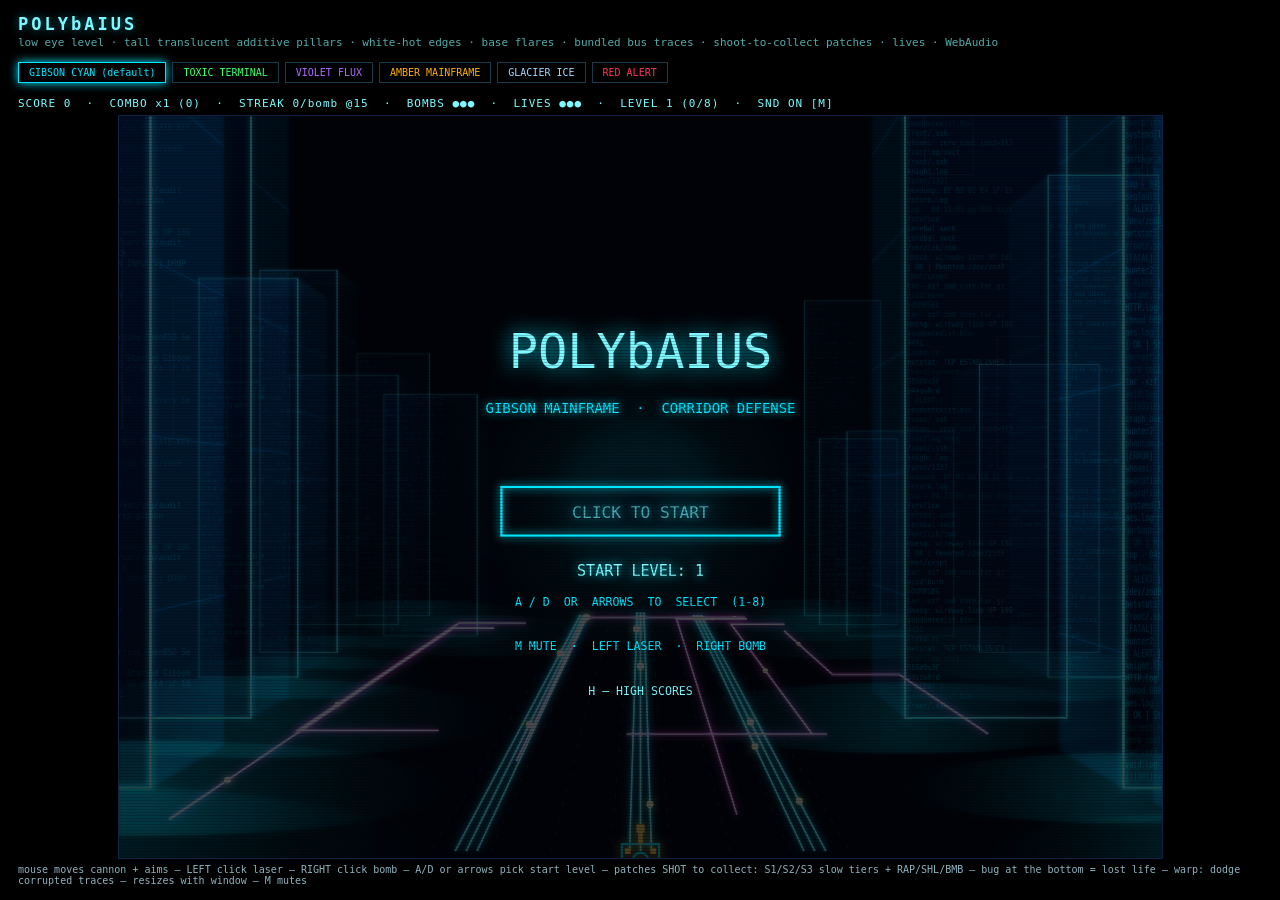
<file: src/index.html>
<!DOCTYPE html>
<html lang="en">
<head>
<meta charset="utf-8">
<title>PolybAIus</title>
<link rel="stylesheet" href="css/game.css">
</head>
<body>
<h1>POLYbAIUS</h1>
<div class="sub">low eye level · tall translucent additive pillars · white-hot edges · base flares · bundled bus traces · shoot-to-collect patches · lives · WebAudio</div>
<div id="pals"></div>
<div id="hud"></div>
<div id="wrap"><div id="board"><canvas id="cv" width="900" height="640"></canvas><div id="scan"></div></div></div>
<div class="hint">mouse moves cannon + aims — LEFT click laser — RIGHT click bomb — A/D or arrows pick start level — patches SHOT to collect: S1/S2/S3 slow tiers + RAP/SHL/BMB — bug at the bottom = lost life — warp: dodge corrupted traces — resizes with window — M mutes</div>
<!-- Native ES modules, no bundler (D7). Serve over http:// — file:// will not load modules. -->
<script type="module" src="js/main.js"></script>
</body>
</html>
</file>
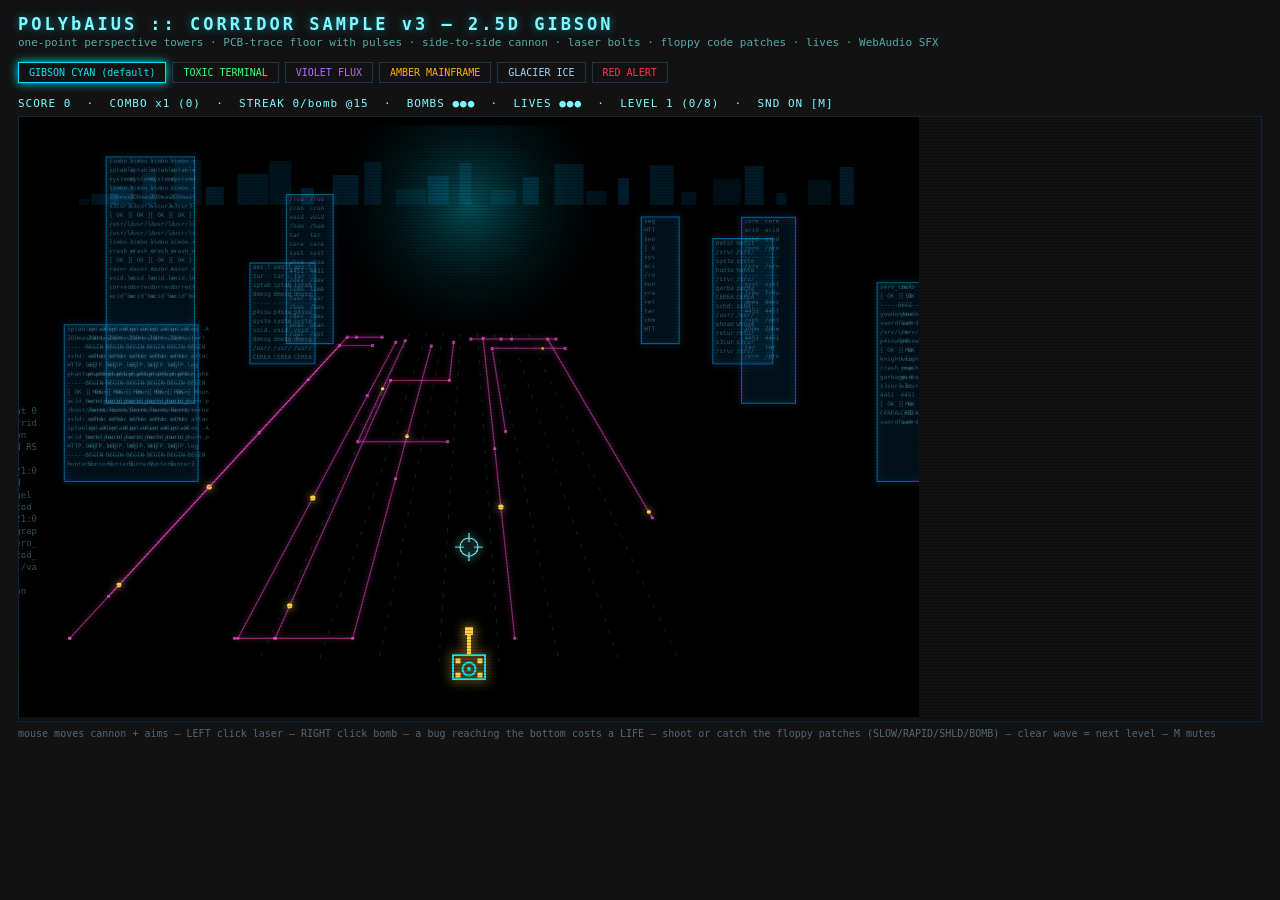
<file: samples/corridor-sample-v3.html>
<!DOCTYPE html>
<html lang="en">
<head>
<meta charset="utf-8">
<title>PolybAIus — Corridor Sample v3 (2.5D)</title>
<style>
  :root { color-scheme: dark; }
  html,body { margin:0; padding:0; background:transparent; color:#cfe; }
  body { font-family:"JetBrains Mono","Fira Code",monospace; padding:14px 18px; }
  h1 { font-size:17px; letter-spacing:3px; color:#7df9ff; text-shadow:0 0 8px #00e5ff88; margin:0 0 2px; }
  .sub { font-size:11px; color:#5aa; margin-bottom:12px; }
  .pal { display:inline-block; border:1px solid #1a3a4a; padding:4px 10px; margin:0 6px 6px 0; cursor:pointer; font-size:10px; }
  .pal.sel { border-color:currentColor; box-shadow:0 0 10px currentColor; }
  #wrap { position:relative; border:1px solid #124; cursor:none; }
  #scan { position:absolute; inset:0; pointer-events:none;
    background:repeating-linear-gradient(0deg, rgba(0,0,0,.22) 0 1px, transparent 1px 3px); }
  #hud { font-size:11px; color:#7df9ff; margin:8px 0 6px; letter-spacing:1px; white-space:pre; }
  .hint { font-size:10px; color:#567; margin-top:6px; }
</style>
</head>
<body>
<h1>POLYbAIUS :: CORRIDOR SAMPLE v3 — 2.5D GIBSON</h1>
<div class="sub">one-point perspective towers · PCB-trace floor with pulses · side-to-side cannon · laser bolts · floppy code patches · lives · WebAudio SFX</div>
<div id="pals"></div>
<div id="hud"></div>
<div id="wrap"><canvas id="cv" width="900" height="600"></canvas><div id="scan"></div></div>
<div class="hint">mouse moves cannon + aims — LEFT click laser — RIGHT click bomb — a bug reaching the bottom costs a LIFE — shoot or catch the floppy patches (SLOW/RAPID/SHLD/BOMB) — clear wave = next level — M mutes</div>

<script>
"use strict";
// ---------- palettes ----------
const PALETTES=[
 {name:"GIBSON CYAN (default)", web:"#00e5ff", text:"#7df9ff", pad:"#ffd24a", trace:"#ff4fd8",
  bug:{rootkit:"#ff3366",voltworm:"#ffe14a",tanglebug:"#ffffff",hive:"#b26bff"}},
 {name:"TOXIC TERMINAL", web:"#39ff6a", text:"#aaffc3", pad:"#ffd24a", trace:"#ff4fd8",
  bug:{rootkit:"#ff4fd8",voltworm:"#ffe14a",tanglebug:"#ffffff",hive:"#b26bff"}},
 {name:"VIOLET FLUX", web:"#b26bff", text:"#e0c2ff", pad:"#ffd24a", trace:"#39ff6a",
  bug:{rootkit:"#ff4fd8",voltworm:"#ffd24a",tanglebug:"#ffffff",hive:"#39ff6a"}},
 {name:"AMBER MAINFRAME", web:"#ffb000", text:"#ffd48a", pad:"#39ff6a", trace:"#00e5ff",
  bug:{rootkit:"#ff3366",voltworm:"#7df9ff",tanglebug:"#ffffff",hive:"#b26bff"}},
 {name:"GLACIER ICE", web:"#9fd8ff", text:"#e8f7ff", pad:"#b26bff", trace:"#ff4fd8",
  bug:{rootkit:"#ff3366",voltworm:"#ffb000",tanglebug:"#ffffff",hive:"#ff4fd8"}},
 {name:"RED ALERT", web:"#ff3355", text:"#ff9aa8", pad:"#ffd24a", trace:"#ffe14a",
  bug:{rootkit:"#b26bff",voltworm:"#ffe14a",tanglebug:"#ffffff",hive:"#39ff6a"}},
];
let PAL=PALETTES[0], hueShift=0;
const palsDiv=document.getElementById("pals");
PALETTES.forEach((p,i)=>{
  const d=document.createElement("span"); d.className="pal"+(i?"":" sel"); d.style.color=p.web;
  d.textContent=p.name;
  d.onclick=()=>{PAL=p;document.querySelectorAll(".pal").forEach(x=>x.classList.remove("sel"));d.classList.add("sel");};
  palsDiv.appendChild(d);
});

// ---------- tower text pools ----------
const DIRS=["/usr/lib/zod","/var/spool/attack","/etc/zod.d","/home/acidburn","/opt/gibson","/proc/1337","/mnt/crypt","/srv/ice","/boot/kernel","/var/log/sect","/root/.ssh","/dev/zod0"];
const FILES=["knight.log","acid_burn.pw","garbage.asm","razor.conf","cerebal.sock","phantom.phk","zero_cool.deb","crash_override.sh","theplague.key","da_vinci.tar.gz","limbo.rc","youdontexist.bin","return.log","void.log","HTTP.log","aes.log"];
const PWS=["hunter2","swordfish","Tr0ub4dor&3","correct-horse-battery","ZODmaster!","p4ssw0rd","s3cur3-1c3","4451","acid^burn","CEREAL_KILLER"];
const SYS=["systemd[1]: Started Gibson Firewall.","netstat: TCP ESTABLISHED :443","sshd: attack from 10.10.10.66","[ OK ] Mounted /dev/zod0","segfault at 0xdeadbeef ip 0x0000c0de","top - 04:21:01 up 666 days","crond: JOB 66 run every 5m","chmod 000 /var/log/audit","iptables -A INPUT -j DROP","tar -xzf zod_core.tar.gz","dmesg: wireway link UP 10Gbps","-----BEGIN RSA PRIVATE KEY-----","hexdump: BF B2 02 E4 1F 18 CF 31","whoami: zero_cool (uid=31337)","ps aux | grep gibson","[ OK ] Starting OpenBSD Secure Shell..."];
const pick=a=>a[Math.floor(Math.random()*a.length)];
function towerLines(n){const out=[];for(let i=0;i<n;i++){const r=Math.random();
  out.push(r<.2?pick(DIRS):r<.45?pick(FILES):r<.58?pick(PWS):pick(SYS));}return out;}

// ---------- canvas / 2.5D projection ----------
const cv=document.getElementById("cv"),ctx=cv.getContext("2d");
const W=cv.width,H=cv.height,CX=W/2;
const HORIZON=88, FLOOR=H-56, VPX=CX;
function persp(t){ return 1/(1+(1-t)*2.6); }                 // depth t:0(far)..1(near) → scale .28..1
function P(lat,t){ const s=persp(t);
  return { x:VPX+lat*400*s, y:HORIZON+(FLOOR-HORIZON)*s, s }; }

// ---------- color helpers ----------
function hue(hex,deg){
  const n=parseInt(hex.slice(1),16); let r=(n>>16)/255,g=((n>>8)&255)/255,b=(n&255)/255;
  const mx=Math.max(r,g,b),mn=Math.min(r,g,b),d=mx-mn; let h=0;
  if(d){ h= mx===r?((g-b)/d)%6 : mx===g?(b-r)/d+2:(r-g)/d+4; h*=60; if(h<0)h+=360; }
  h=(h+deg+360)%360; const s=mx?d/mx:0, v=mx;
  const c=v*s,x=c*(1-Math.abs((h/60)%2-1)),m=v-c;
  let R,G,B;
  if(h<60){R=c;G=x;B=0}else if(h<120){R=x;G=c;B=0}else if(h<180){R=0;G=c;B=x}
  else if(h<240){R=0;G=x;B=c}else if(h<300){R=x;G=0;B=c}else{R=c;G=0;B=x}
  const to=v=>Math.round((v+m)*255).toString(16).padStart(2,"0");
  return "#"+to(R)+to(G)+to(B);
}
function towerCol(base,alpha){ return hue(base,hueShift)+Math.round(alpha*255).toString(16).padStart(2,"0"); }

// ---------- world (regenerated per level) ----------
let towers=[], traces=[], pulses=[];
function genWorld(){
  towers=[]; traces=[]; pulses=[];
  for(const side of [-1,1]){
    const rows=[.12,.28,.5,.75,1].map(t=>{
      return { t, lat:side*(1.28+Math.random()*.75), w:.3+Math.random()*.3, h:180+Math.random()*420 };
    });
    rows.sort((a,b)=>a.t-b.t); // far first (painter)
    rows.forEach(r=>r.lines=towerLines(16));
    towers.push(...rows);
  }
  // PCB floor traces: orthogonal (lateral/depth axis) paths in world space
  for(let i=0;i<9;i++){
    const pts=[]; let lat=(Math.random()*1.6-0.8), t=.02+Math.random()*.15;
    pts.push([lat,t]);
    const bends=2+Math.floor(Math.random()*3);
    for(let b=0;b<bends;b++){
      if(Math.random()<.5){ t=Math.min(.98,t+.25+Math.random()*.45); }
      else { lat=Math.max(-1.05,Math.min(1.05,lat+(Math.random()<.5?-1:1)*(.2+Math.random()*.4))); }
      pts.push([lat,t]);
    }
    if(t<.6) pts.push([lat,.7+Math.random()*.28]);
    traces.push(pts);
    pulses.push({tr:i, u:Math.random(), sp:.15+Math.random()*.25});
  }
  hueShift=(Math.floor(Math.random()*5)-2)*14;
}
function tracePoint(tr,u){
  const pts=traces[tr].map(p=>P(p[0],p[1]));
  let total=0; const segs=[];
  for(let i=1;i<pts.length;i++){ const L=Math.hypot(pts[i].x-pts[i-1].x,pts[i].y-pts[i-1].y); segs.push(L); total+=L; }
  let d=u*total;
  for(let i=1;i<pts.length;i++){
    if(d<=segs[i-1]){ const f=d/(segs[i-1]||1);
      return {x:pts[i-1].x+(pts[i].x-pts[i-1].x)*f, y:pts[i-1].y+(pts[i].y-pts[i-1].y)*f, s:pts[i].s}; }
    d-=segs[i-1];
  }
  const l=pts[pts.length-1]; return {x:l.x,y:l.y,s:l.s};
}
genWorld();

// ---------- game state ----------
let bugs=[],shots=[],parts=[],patches=[];
let score=0,combo=0,streak=0,bombs=3,lives=3,level=1,waveKills=0,waveNeed=8,totalKills=0;
let spawnT=2.2,patchT=9,mouse={x:CX,y:H-170},flash=0,bombFx=0,nextStreak=15,cannonLat=0;
let slowT=0,rapidT=0,shield=false,gameOver=false;
const N=8, LANE_SP=.15;
const BASE={rootkit:100,voltworm:150,tanglebug:200,hive:250};
const PATCH_TYPES=[
  {id:"SLOW", col:"#39ff6a"}, {id:"RAPID", col:"#ffe14a"},
  {id:"SHLD", col:"#7df9ff"}, {id:"BOMB", col:"#ff4fd8"},
];
function mult(){ return Math.min(8,1+Math.floor(combo/4)); }
function resetChain(){ combo=0; streak=0; }
function bumpStreak(){ if(streak>=nextStreak){ bombs=Math.min(9,bombs+1); nextStreak+=15+Math.floor(nextStreak*.6); sfx.bombAward(); } }
function resetGame(){
  bugs=[];shots=[];parts=[];patches=[];
  score=0;combo=0;streak=0;bombs=3;lives=3;level=1;waveKills=0;waveNeed=8;totalKills=0;
  spawnT=2.2;patchT=9;slowT=0;rapidT=0;shield=false;gameOver=false;nextStreak=15;genWorld();
}

// ---------- WebAudio synth ----------
let AC=null,muted=false;
function audio(){ if(!AC) AC=new (window.AudioContext||window.webkitAudioContext)(); return AC; }
function beep(f0,f1,dur,type,vol){
  if(muted) return;
  try{ const a=audio(),o=a.createOscillator(),g=a.createGain();
    o.type=type||"square"; o.frequency.setValueAtTime(f0,a.currentTime);
    o.frequency.exponentialRampToValueAtTime(Math.max(1,f1),a.currentTime+dur);
    g.gain.setValueAtTime(vol||.08,a.currentTime);
    g.gain.exponentialRampToValueAtTime(.0001,a.currentTime+dur);
    o.connect(g); g.connect(a.destination); o.start(); o.stop(a.currentTime+dur);
  }catch(e){}
}
const sfx={
  laser:()=>beep(880,140,.09,"sawtooth",.05),
  hit:()=>beep(200,900,.12,"square",.07),
  bomb:()=>beep(120,40,.5,"sawtooth",.12),
  breach:()=>beep(300,60,.3,"square",.1),
  bombAward:()=>beep(500,1000,.15,"triangle",.08),
  patch:()=>{beep(600,1200,.1,"triangle",.08); setTimeout(()=>beep(900,1500,.1,"triangle",.07),90);},
};
addEventListener("keydown",e=>{ if(e.code==="KeyM") muted=!muted; });

// ---------- drawing ----------
function drawBug(x,y,s,type,t,col){
  ctx.save();ctx.translate(x,y);ctx.scale(s,s);
  ctx.strokeStyle=col;ctx.fillStyle=col;ctx.lineWidth=1.4/s;ctx.shadowColor=col;ctx.shadowBlur=9/s;
  ctx.beginPath();
  for(let i=0;i<6;i++){const side=i<3?-1:1,k=i%3,bx=(k-1)*6,by=side*3;
    ctx.moveTo(bx,by);ctx.lineTo(bx+Math.sin(t*9+i*2)*2,by+side*(4+k));
    ctx.lineTo(bx+Math.sin(t*9+i*2)*2+Math.sin(t*9+i)*3,by+side*(8+k));}
  ctx.stroke();
  if(type==="rootkit"){const f=Math.sin(t*6)*3;
    ctx.beginPath();ctx.moveTo(-9,-2+f);ctx.lineTo(0,3);ctx.lineTo(-9,8+f);
    ctx.moveTo(9,-2-f);ctx.lineTo(0,3);ctx.lineTo(9,8-f);ctx.stroke();}
  else if(type==="voltworm"){ctx.beginPath();
    for(let a=0;a<=Math.PI*2;a+=.3){const r=5+Math.sin(a*3+t*7)*2;
      a===0?ctx.moveTo(Math.cos(a)*r,Math.sin(a)*r*.8):ctx.lineTo(Math.cos(a)*r,Math.sin(a)*r*.8);}
    ctx.stroke();ctx.beginPath();ctx.arc(0,0,1.6,0,7);ctx.fill();}
  else if(type==="tanglebug"){ctx.beginPath();ctx.arc(0,0,3.2,0,7);ctx.fill();
    for(let i=0;i<7;i++){const a=i/7*Math.PI*2;ctx.beginPath();ctx.moveTo(Math.cos(a)*3,Math.sin(a)*3);
      ctx.lineTo(Math.cos(a)*(7+Math.sin(t*9+i)*2),Math.sin(a)*(7+Math.sin(t*9+i)*2));ctx.stroke();}}
  else{ctx.beginPath();ctx.moveTo(0,-7);ctx.lineTo(6,0);ctx.lineTo(0,7);ctx.lineTo(-6,0);ctx.closePath();ctx.stroke();
    ctx.beginPath();ctx.moveTo(-3,0);ctx.lineTo(0,-3);ctx.lineTo(3,0);ctx.lineTo(0,3);ctx.closePath();ctx.stroke();}
  ctx.beginPath();ctx.moveTo(-2,-4);ctx.lineTo(-4+Math.sin(t*9),-9);ctx.moveTo(2,-4);ctx.lineTo(4+Math.sin(t*9+2),-9);ctx.stroke();
  ctx.restore();
}
function drawPatch(x,y,s,type){
  const col=type.col;
  ctx.save();ctx.translate(x,y);ctx.scale(s,s);
  ctx.strokeStyle=col;ctx.fillStyle=col;ctx.lineWidth=1.6/s;
  ctx.shadowColor=col;ctx.shadowBlur=10/s;
  ctx.translate(0,Math.sin(performance.now()/300)*1.5/s);
  ctx.strokeRect(-8,-8,16,16);                        // disk body
  ctx.strokeRect(-4.5,-8,9,5);                        // shutter
  ctx.fillStyle=col; ctx.fillRect(-1,-4.5,2,2.5);     // hub
  ctx.beginPath();ctx.rect(-6,0,12,6.5);ctx.stroke(); // label area
  ctx.fillStyle=col; ctx.font="4px monospace"; ctx.textAlign="center";
  ctx.fillText(type.id,0,5.2); ctx.textAlign="left";
  ctx.restore();
}
function drawPCBCannon(x,y){
  ctx.save();ctx.translate(x,y);
  const A=PAL.pad,AC=PAL.web;
  ctx.shadowColor=A;ctx.shadowBlur=12;ctx.lineWidth=2;ctx.strokeStyle=AC;
  ctx.strokeRect(-16,-12,32,24);
  ctx.fillStyle=A;
  [[-11,-6],[-11,8],[11,-6],[11,8]].forEach(p=>ctx.fillRect(p[0]-2.5,p[1]-2.5,5,5));
  ctx.beginPath();ctx.arc(0,2,6.5,0,7);ctx.stroke();
  ctx.beginPath();ctx.arc(0,2,2,0,7);ctx.fillStyle=AC;ctx.fill();
  ctx.strokeStyle=A;ctx.lineWidth=4;
  ctx.beginPath();ctx.moveTo(0,-12);ctx.lineTo(0,-34);ctx.stroke();
  ctx.fillStyle=A;ctx.fillRect(-4,-40,8,8);
  ctx.restore();
}
function boom(x,y,col,n){ for(let i=0;i<(n||10);i++) parts.push({x,y,vx:(Math.random()-.5)*180,vy:(Math.random()-.5)*180,life:.5,col}); }

// ---------- input ----------
cv.addEventListener("mousemove",e=>{const r=cv.getBoundingClientRect();mouse.x=e.clientX-r.left;mouse.y=e.clientY-r.top;});
cv.addEventListener("mousedown",e=>{
  if(gameOver){ resetGame(); return; }
  if(e.button===0){
    const dx=mouse.x-CANNON.x,dy=mouse.y-CANNON.y,m=Math.hypot(dx,dy)||1;
    const angles= rapidT>0 ? [-.12,0,.12] : [0];
    angles.forEach(a=>{ const ca=Math.cos(a),sa=Math.sin(a);
      shots.push({x:CANNON.x,y:CANNON.y,px:CANNON.x,py:CANNON.y,
        vx:(dx*ca-dy*sa)/m*1500, vy:(dx*sa+dy*ca)/m*1500}); });
    sfx.laser();
  }
  if(e.button===2 && bombs>0){ bombs--; bombFx=1; sfx.bomb();
    bugs.forEach(b=>boom(b.x,b.y,PAL.bug[b.type],6)); bugs=[]; }
});
cv.addEventListener("contextmenu",e=>e.preventDefault());

// ---------- loop ----------
let last=performance.now();
function loop(now){
  const dt=Math.min(.05,(now-last)/1000);last=now;const t=now/1000;

  // cannon side-to-side: ease toward mouse lateral, clamp to corridor
  const targetLat=Math.max(-.85,Math.min(.85,(mouse.x-CX)/400));
  cannonLat+=(targetLat-cannonLat)*Math.min(1,dt*10);
  const CANNONP=P(cannonLat,1);
  var CANNON={x:CANNONP.x,y:CANNONP.y+6};

  // difficulty: slow start, ramps with total kills, hard-capped
  function rampSpeed(){ return (.065+Math.min(.30,totalKills*.0024))*(slowT>0?.5:1); }

  if(!gameOver){
    spawnT-=dt; if(spawnT<=0){ spawnT=Math.max(.55, 2.2-totalKills*.014);
      const lane=Math.floor(Math.random()*N);
      bugs.push({lane,t:.02,type:["rootkit","voltworm","tanglebug","hive"][Math.floor(Math.random()*(totalKills>30?4:totalKills>12?3:1))],ph:Math.random()*7,x:0,y:0}); }
    patchT-=dt; if(patchT<=0){ patchT=11+Math.random()*7;
      patches.push({lane:Math.floor(Math.random()*N),t:.02,ph:Math.random()*7,x:0,y:0,type:pick(PATCH_TYPES)}); }
    slowT=Math.max(0,slowT-dt); rapidT=Math.max(0,rapidT-dt);
  }

  // bugs descend lanes
  bugs.forEach(b=>{ b.t+=dt*rampSpeed()*(b.type==="hive"?.75:1);
    const lat=(b.lane-(N-1)/2)*LANE_SP + Math.sin(t*3+b.ph)*.05*b.t;
    const p=P(lat,b.t); b.x=p.x; b.y=p.y; b.s=p.s; b.rad=15*p.s+4;
    if(b.t>=1){ b.dead=true;
      if(shield){ shield=false; boom(b.x,b.y,PAL.text,10); }
      else { lives--; flash=1; resetChain(); sfx.breach(); boom(CANNON.x,CANNON.y-24,"#ff2244");
             if(lives<=0) gameOver=true; }
    }});
  bugs=bugs.filter(b=>!b.dead);
  // patches drift slowly toward the cannon; collect by shooting or letting them land
  patches.forEach(p=>{ p.t+=dt*.055;
    const lat=(p.lane-(N-1)/2)*LANE_SP;
    const q=P(lat,p.t); p.x=q.x; p.y=q.y; p.s=q.s; p.rad=14*q.s+4;
    if(p.t>=1){ p.dead=true; applyPatch(p.type); }});
  patches=patches.filter(p=>!p.dead);
  function applyPatch(type){
    sfx.patch();
    if(type.id==="SLOW") slowT=6;
    else if(type.id==="RAPID") rapidT=8;
    else if(type.id==="SHLD") shield=true;
    else bombs=Math.min(9,bombs+1);
  }
  // laser bolts (swept collision, also catches patches)
  shots.forEach(s=>{ s.px=s.x; s.py=s.y; s.x+=s.vx*dt; s.y+=s.vy*dt;
    const sweep=(o,rad)=>{ const dx=s.x-s.px, dy=s.y-s.py, L2=dx*dx+dy*dy||1;
      let u=((o.x-s.px)*dx+(o.y-s.py)*dy)/L2; u=Math.max(0,Math.min(1,u));
      return Math.hypot(o.x-(s.px+dx*u), o.y-(s.py+dy*u)) < rad+3; };
    const hit=bugs.find(b=>sweep(b,b.rad));
    const phit=patches.find(p=>sweep(p,p.rad));
    if(hit){ hit.dead=true; waveKills++; totalKills++; combo++; streak++; bumpStreak(); sfx.hit();
      score+=BASE[hit.type]*mult(); boom(hit.x,hit.y,PAL.bug[hit.type],12); s.dead=true; }
    if(phit){ phit.dead=true; applyPatch(phit.type); boom(phit.x,phit.y,phit.type.col,8); s.dead=true; }});
  shots=shots.filter(s=>{ if(s.dead)return false;
    if(s.x<-40||s.x>W+40||s.y<-40||s.y>H+40){ resetChain(); return false; } return true; });
  bugs=bugs.filter(b=>!b.dead);
  parts.forEach(p=>{p.x+=p.vx*dt;p.y+=p.vy*dt;p.life-=dt;}); parts=parts.filter(p=>p.life>0);
  pulses.forEach(p=>{ p.u=(p.u+dt*p.sp)%1; });
  if(!gameOver && waveKills>=waveNeed){ waveKills=0; level++; waveNeed=8+level; genWorld(); }
  flash=Math.max(0,flash-dt*3); bombFx=Math.max(0,bombFx-dt*1.5);

  // ---------- render ----------
  ctx.fillStyle="#000";ctx.fillRect(0,0,W,H);
  // vanishing glow
  const vg=ctx.createRadialGradient(VPX,HORIZON,2,VPX,HORIZON,150);
  vg.addColorStop(0,PAL.web+"55"); vg.addColorStop(1,"#0000");
  ctx.fillStyle=vg; ctx.fillRect(VPX-150,HORIZON-80,300,220);
  // far city hint: tiny silhouette slabs at horizon
  ctx.fillStyle=towerCol(PAL.web,.35);
  for(let i=0;i<26;i++){ const x=60+(i*31.7)%780, h2=6+((i*53)%40);
    ctx.globalAlpha=.25+((i*7)%10)/40; ctx.fillRect(x,HORIZON-h2,10+((i*13)%22),h2); }
  ctx.globalAlpha=1;
  // towers (far → near, both sides)
  towers.forEach(tw=>{
    const p0=P(tw.lat-tw.w/2,tw.t), p1=P(tw.lat+tw.w/2,tw.t);
    const x=p0.x, wdt=p1.x-p0.x, gy=p0.y, topY=gy-tw.h*p0.s;
    if(wdt<4) return;
    ctx.fillStyle=towerCol(PAL.web,.10); ctx.fillRect(x,topY,wdt,gy-topY);
    ctx.strokeStyle=towerCol(PAL.web,.6); ctx.lineWidth=1;
    ctx.shadowColor=towerCol(PAL.web,.9); ctx.shadowBlur=7;
    ctx.strokeRect(x,topY,wdt,gy-topY); ctx.shadowBlur=0;
    const fs=Math.max(6,Math.round(9*p0.s));
    ctx.fillStyle=towerCol(PAL.text,.7); ctx.font=fs+"px monospace";
    const cols=Math.max(1,Math.floor(wdt/(fs*3.4)));
    const maxCols=Math.floor(wdt/(fs*1.9));
    for(let c=0;c<cols;c++){
      for(let li=0;li<tw.lines.length;li++){
        const yy=topY+6+li*(fs+3); if(yy>gy-4) break;
        ctx.globalAlpha=.55;
        ctx.fillText(tw.lines[li].slice(0,maxCols),x+3+c*fs*3.4,yy);
      }
    }
    ctx.globalAlpha=1;
  });
  // PCB floor traces
  traces.forEach((tr,i)=>{
    const pts=tr.map(p=>P(p[0],p[1]));
    ctx.strokeStyle=PAL.trace; ctx.globalAlpha=.5; ctx.lineWidth=1.2;
    ctx.shadowColor=PAL.trace; ctx.shadowBlur=5;
    ctx.beginPath(); pts.forEach((p,k)=>k===0?ctx.moveTo(p.x,p.y):ctx.lineTo(p.x,p.y)); ctx.stroke();
    ctx.globalAlpha=1; ctx.shadowBlur=0;
    pts.forEach(p=>{ ctx.fillStyle=PAL.trace; ctx.globalAlpha=.7; ctx.fillRect(p.x-1.5,p.y-1.5,3,3); });
    ctx.globalAlpha=1;
    const q=tracePoint(i,pulses[i].u);
    ctx.fillStyle=PAL.pad; ctx.shadowColor=PAL.pad; ctx.shadowBlur=8;
    ctx.beginPath(); ctx.arc(q.x,q.y,2.2*q.s+.6,0,7); ctx.fill(); ctx.shadowBlur=0;
  });
  // lane guide lines (subtle)
  ctx.strokeStyle=PAL.web; ctx.lineWidth=1;
  for(let i=0;i<N;i++){ const lat=(i-(N-1)/2)*LANE_SP;
    const a=P(lat,.02), b2=P(lat,1);
    ctx.globalAlpha=.18; ctx.setLineDash([4,9]);
    ctx.beginPath(); ctx.moveTo(a.x,a.y); ctx.lineTo(b2.x,b2.y); ctx.stroke();
  }
  ctx.setLineDash([]); ctx.globalAlpha=1;
  // bugs + patches (far first)
  bugs.slice().sort((a,b)=>a.t-b.t).forEach(b=>drawBug(b.x,b.y,(.45+b.t*1.05)*b.s*1.9,b.type,t+b.ph,PAL.bug[b.type]));
  patches.slice().sort((a,b)=>a.t-b.t).forEach(p=>drawPatch(p.x,p.y,p.s*1.9,p.type));
  // laser bolts
  shots.forEach(s=>{ const g=ctx.createLinearGradient(s.x-s.vx*.03,s.y-s.vy*.03,s.x,s.y);
    g.addColorStop(0,PAL.pad+"00"); g.addColorStop(1,PAL.text);
    ctx.strokeStyle=g; ctx.shadowColor=PAL.text; ctx.shadowBlur=12; ctx.lineWidth=2.6;
    ctx.beginPath(); ctx.moveTo(s.x-s.vx*.035,s.y-s.vy*.035); ctx.lineTo(s.x,s.y); ctx.stroke();
    ctx.shadowBlur=0; });
  // particles
  parts.forEach(p=>{ctx.globalAlpha=p.life*2;ctx.fillStyle=p.col;ctx.fillRect(p.x-1.5,p.y-1.5,3,3);});
  ctx.globalAlpha=1;
  // cannon + reticle
  drawPCBCannon(CANNON.x,CANNON.y);
  ctx.strokeStyle=PAL.text;ctx.shadowColor=PAL.text;ctx.shadowBlur=8;ctx.lineWidth=1.2;
  ctx.beginPath();ctx.arc(mouse.x,mouse.y,9,0,7);ctx.stroke();
  ctx.beginPath();ctx.moveTo(mouse.x-14,mouse.y);ctx.lineTo(mouse.x-5,mouse.y);
  ctx.moveTo(mouse.x+5,mouse.y);ctx.lineTo(mouse.x+14,mouse.y);
  ctx.moveTo(mouse.x,mouse.y-14);ctx.lineTo(mouse.x,mouse.y-5);
  ctx.moveTo(mouse.x,mouse.y+5);ctx.lineTo(mouse.x,mouse.y+14);ctx.stroke();
  ctx.shadowBlur=0;
  if(bombFx>0){ctx.globalAlpha=bombFx*.35;ctx.fillStyle=PAL.pad;ctx.fillRect(0,0,W,H);ctx.globalAlpha=1;}
  if(flash>0){ctx.globalAlpha=flash*.3;ctx.fillStyle="#ff2244";ctx.fillRect(0,0,W,H);ctx.globalAlpha=1;}
  if(gameOver){ctx.fillStyle=PAL.text;ctx.font="22px monospace";
    ctx.fillText("ZOD BREACHED — click to restart",CX-190,H/2);}

  // HUD
  const fx=[slowT>0?"SLOW "+slowT.toFixed(0)+"s":null, rapidT>0?"RAPID "+rapidT.toFixed(0)+"s":null, shield?"SHIELD":""].filter(Boolean).join(" ");
  document.getElementById("hud").textContent=
    `SCORE ${score}  ·  COMBO x${mult()} (${combo})  ·  STREAK ${streak}/bomb @${nextStreak}`+
    `  ·  BOMBS ${"●".repeat(bombs)}  ·  LIVES ${"●".repeat(Math.max(0,lives))}`+
    (fx?`  ·  ${fx}`:"")+
    `  ·  LEVEL ${level} (${waveKills}/${waveNeed})  ·  ${muted?"MUTED":"SND ON [M]"}`;
  requestAnimationFrame(loop);
}
requestAnimationFrame(loop);
</script>
</body>
</html>
</file>
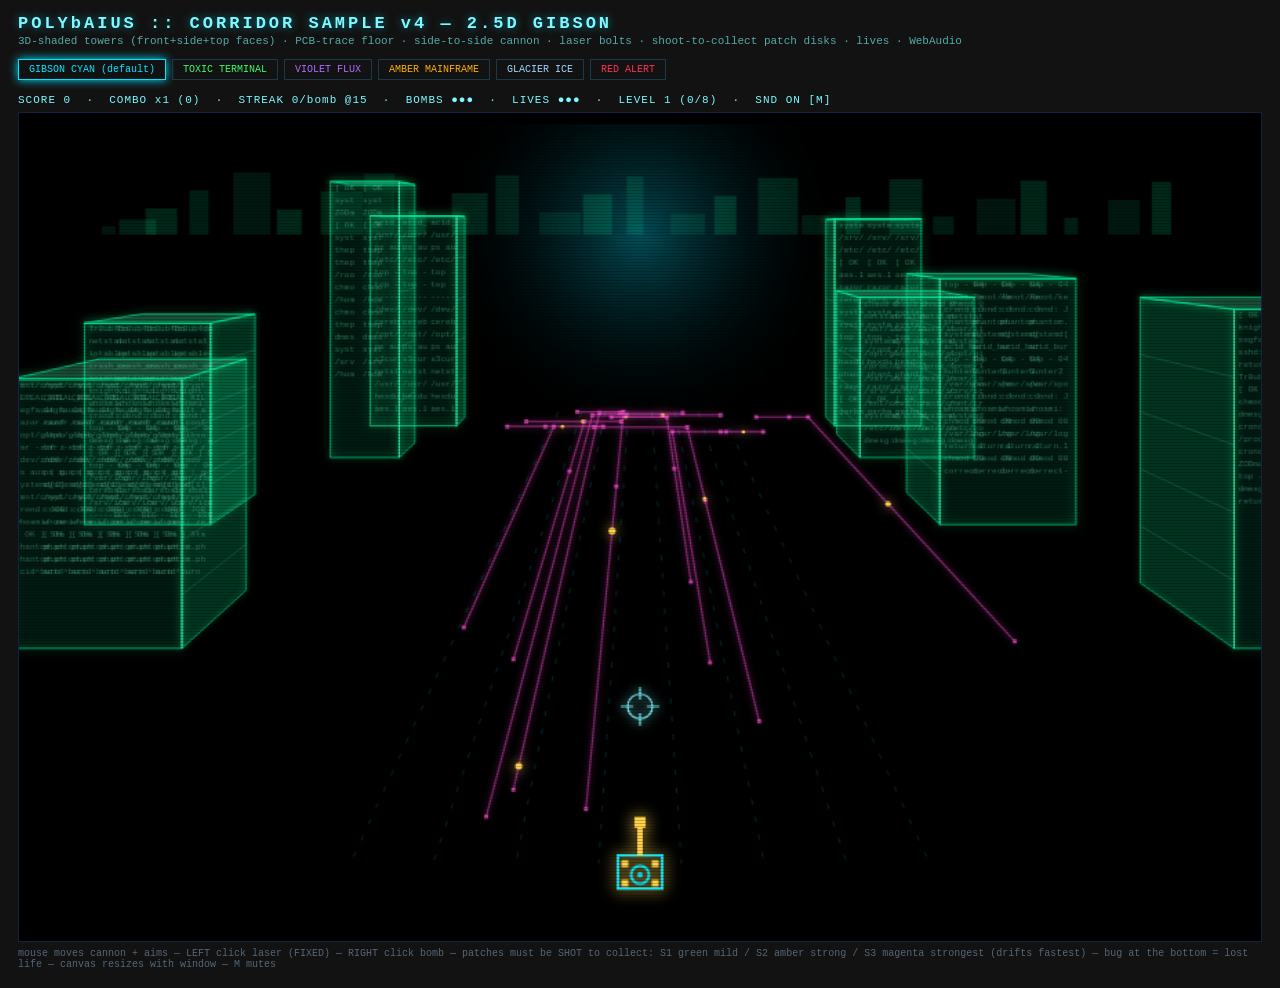
<file: samples/corridor-sample-v4.html>
<!DOCTYPE html>
<html lang="en">
<head>
<meta charset="utf-8">
<title>PolybAIus — Corridor Sample v4 (2.5D)</title>
<style>
  :root { color-scheme: dark; }
  html,body { margin:0; padding:0; background:transparent; color:#cfe; }
  body { font-family:"JetBrains Mono","Fira Code",monospace; padding:14px 18px; }
  h1 { font-size:17px; letter-spacing:3px; color:#7df9ff; text-shadow:0 0 8px #00e5ff88; margin:0 0 2px; }
  .sub { font-size:11px; color:#5aa; margin-bottom:12px; }
  .pal { display:inline-block; border:1px solid #1a3a4a; padding:4px 10px; margin:0 6px 6px 0; cursor:pointer; font-size:10px; }
  .pal.sel { border-color:currentColor; box-shadow:0 0 10px currentColor; }
  #wrap { position:relative; border:1px solid #124; cursor:none; max-width:100%; }
  #cv { display:block; width:100%; height:auto; }
  #scan { position:absolute; inset:0; pointer-events:none;
    background:repeating-linear-gradient(0deg, rgba(0,0,0,.22) 0 1px, transparent 1px 3px); }
  #hud { font-size:11px; color:#7df9ff; margin:8px 0 6px; letter-spacing:1px; white-space:pre; }
  .hint { font-size:10px; color:#567; margin-top:6px; }
</style>
</head>
<body>
<h1>POLYbAIUS :: CORRIDOR SAMPLE v4 — 2.5D GIBSON</h1>
<div class="sub">3D-shaded towers (front+side+top faces) · PCB-trace floor · side-to-side cannon · laser bolts · shoot-to-collect patch disks · lives · WebAudio</div>
<div id="pals"></div>
<div id="hud"></div>
<div id="wrap"><canvas id="cv" width="900" height="600"></canvas><div id="scan"></div></div>
<div class="hint">mouse moves cannon + aims — LEFT click laser (FIXED) — RIGHT click bomb — patches must be SHOT to collect: S1 green mild / S2 amber strong / S3 magenta strongest (drifts fastest) — bug at the bottom = lost life — canvas resizes with window — M mutes</div>

<script>
"use strict";
// ---------- palettes ----------
const PALETTES=[
 {name:"GIBSON CYAN (default)", web:"#00e5ff", text:"#7df9ff", pad:"#ffd24a", trace:"#ff4fd8",
  bug:{rootkit:"#ff3366",voltworm:"#ffe14a",tanglebug:"#ffffff",hive:"#b26bff"}},
 {name:"TOXIC TERMINAL", web:"#39ff6a", text:"#aaffc3", pad:"#ffd24a", trace:"#ff4fd8",
  bug:{rootkit:"#ff4fd8",voltworm:"#ffe14a",tanglebug:"#ffffff",hive:"#b26bff"}},
 {name:"VIOLET FLUX", web:"#b26bff", text:"#e0c2ff", pad:"#ffd24a", trace:"#39ff6a",
  bug:{rootkit:"#ff4fd8",voltworm:"#ffd24a",tanglebug:"#ffffff",hive:"#39ff6a"}},
 {name:"AMBER MAINFRAME", web:"#ffb000", text:"#ffd48a", pad:"#39ff6a", trace:"#00e5ff",
  bug:{rootkit:"#ff3366",voltworm:"#7df9ff",tanglebug:"#ffffff",hive:"#b26bff"}},
 {name:"GLACIER ICE", web:"#9fd8ff", text:"#e8f7ff", pad:"#b26bff", trace:"#ff4fd8",
  bug:{rootkit:"#ff3366",voltworm:"#ffb000",tanglebug:"#ffffff",hive:"#ff4fd8"}},
 {name:"RED ALERT", web:"#ff3355", text:"#ff9aa8", pad:"#ffd24a", trace:"#ffe14a",
  bug:{rootkit:"#b26bff",voltworm:"#ffe14a",tanglebug:"#ffffff",hive:"#39ff6a"}},
];
let PAL=PALETTES[0], hueShift=0;
const palsDiv=document.getElementById("pals");
PALETTES.forEach((p,i)=>{
  const d=document.createElement("span"); d.className="pal"+(i?"":" sel"); d.style.color=p.web;
  d.textContent=p.name;
  d.onclick=()=>{PAL=p;document.querySelectorAll(".pal").forEach(x=>x.classList.remove("sel"));d.classList.add("sel");};
  palsDiv.appendChild(d);
});

// ---------- tower text pools ----------
const DIRS=["/usr/lib/zod","/var/spool/attack","/etc/zod.d","/home/acidburn","/opt/gibson","/proc/1337","/mnt/crypt","/srv/ice","/boot/kernel","/var/log/sect","/root/.ssh","/dev/zod0"];
const FILES=["knight.log","acid_burn.pw","garbage.asm","razor.conf","cerebal.sock","phantom.phk","zero_cool.deb","crash_override.sh","theplague.key","da_vinci.tar.gz","limbo.rc","youdontexist.bin","return.log","void.log","HTTP.log","aes.log"];
const PWS=["hunter2","swordfish","Tr0ub4dor&3","correct-horse-battery","ZODmaster!","p4ssw0rd","s3cur3-1c3","4451","acid^burn","CEREAL_KILLER"];
const SYS=["systemd[1]: Started Gibson Firewall.","netstat: TCP ESTABLISHED :443","sshd: attack from 10.10.10.66","[ OK ] Mounted /dev/zod0","segfault at 0xdeadbeef ip 0x0000c0de","top - 04:21:01 up 666 days","crond: JOB 66 run every 5m","chmod 000 /var/log/audit","iptables -A INPUT -j DROP","tar -xzf zod_core.tar.gz","dmesg: wireway link UP 10Gbps","-----BEGIN RSA PRIVATE KEY-----","hexdump: BF B2 02 E4 1F 18 CF 31","whoami: zero_cool (uid=31337)","ps aux | grep gibson","[ OK ] Starting OpenBSD Secure Shell..."];
const pick=a=>a[Math.floor(Math.random()*a.length)];
function towerLines(n){const out=[];for(let i=0;i<n;i++){const r=Math.random();
  out.push(r<.2?pick(DIRS):r<.45?pick(FILES):r<.58?pick(PWS):pick(SYS));}return out;}

// ---------- canvas / 2.5D projection ----------
const cv=document.getElementById("cv"),ctx=cv.getContext("2d");
const W=cv.width,H=cv.height,CX=W/2;
const HORIZON=88, FLOOR=H-56, VPX=CX;
function persp(t){ return 1/(1+(1-t)*2.6); }
function P(lat,t){ const s=persp(t);
  return { x:VPX+lat*400*s, y:HORIZON+(FLOOR-HORIZON)*s, s }; }

// ---------- color helpers ----------
function hue(hex,deg){
  const n=parseInt(hex.slice(1),16); let r=(n>>16)/255,g=((n>>8)&255)/255,b=(n&255)/255;
  const mx=Math.max(r,g,b),mn=Math.min(r,g,b),d=mx-mn; let h=0;
  if(d){ h= mx===r?((g-b)/d)%6 : mx===g?(b-r)/d+2:(r-g)/d+4; h*=60; if(h<0)h+=360; }
  h=(h+deg+360)%360; const s=mx?d/mx:0, v=mx;
  const c=v*s,x=c*(1-Math.abs((h/60)%2-1)),m=v-c;
  let R,G,B;
  if(h<60){R=c;G=x;B=0}else if(h<120){R=x;G=c;B=0}else if(h<180){R=0;G=c;B=x}
  else if(h<240){R=0;G=x;B=c}else if(h<300){R=x;G=0;B=c}else{R=c;G=0;B=x}
  const to=v=>Math.round((v+m)*255).toString(16).padStart(2,"0");
  return "#"+to(R)+to(G)+to(B);
}
function towerCol(base,alpha){ return hue(base,hueShift)+Math.round(alpha*255).toString(16).padStart(2,"0"); }

// ---------- world (regenerated per level) ----------
let towers=[], traces=[], pulses=[];
function genWorld(){
  towers=[]; traces=[]; pulses=[];
  for(const side of [-1,1]){
    const rows=[.12,.3,.55,.8,1].map(t=>{
      return { side, t, lat:side*(1.32+Math.random()*.7), w:.32+Math.random()*.3,
               h:180+Math.random()*420, d:.07+Math.random()*.06 };
    });
    rows.forEach(r=>r.lines=towerLines(16));
    towers.push(...rows);
  }
  towers.sort((a,b)=>a.t-b.t);   // painter: far → near across BOTH sides
  for(let i=0;i<9;i++){
    const pts=[]; let lat=(Math.random()*1.6-0.8), t=.02+Math.random()*.15;
    pts.push([lat,t]);
    const bends=2+Math.floor(Math.random()*3);
    for(let b=0;b<bends;b++){
      if(Math.random()<.5){ t=Math.min(.98,t+.25+Math.random()*.45); }
      else { lat=Math.max(-1.05,Math.min(1.05,lat+(Math.random()<.5?-1:1)*(.2+Math.random()*.4))); }
      pts.push([lat,t]);
    }
    if(t<.6) pts.push([lat,.7+Math.random()*.28]);
    traces.push(pts);
    pulses.push({tr:i, u:Math.random(), sp:.15+Math.random()*.25});
  }
  hueShift=(Math.floor(Math.random()*5)-2)*14;
}
function tracePoint(tr,u){
  const pts=traces[tr].map(p=>P(p[0],p[1]));
  let total=0; const segs=[];
  for(let i=1;i<pts.length;i++){ const L=Math.hypot(pts[i].x-pts[i-1].x,pts[i].y-pts[i-1].y); segs.push(L); total+=L; }
  let d=u*total;
  for(let i=1;i<pts.length;i++){
    if(d<=segs[i-1]){ const f=d/(segs[i-1]||1);
      return {x:pts[i-1].x+(pts[i].x-pts[i-1].x)*f, y:pts[i-1].y+(pts[i].y-pts[i-1].y)*f, s:pts[i].s}; }
    d-=segs[i-1];
  }
  const l=pts[pts.length-1]; return {x:l.x,y:l.y,s:l.s};
}
genWorld();

// ---------- game state ----------
let bugs=[],shots=[],parts=[],patches=[];
let score=0,combo=0,streak=0,bombs=3,lives=3,level=1,waveKills=0,waveNeed=8,totalKills=0;
let spawnT=2.2,patchT=9,mouse={x:CX,y:H-170},flash=0,bombFx=0,nextStreak=15,cannonLat=0;
let slowT=0,slowFactor=1,rapidT=0,shield=false,gameOver=false;
let cannonScreen={x:CX,y:H-50}; // global so input handlers can use it
const N=8, LANE_SP=.15;
const BASE={rootkit:100,voltworm:150,tanglebug:200,hive:250};
const PATCH_TYPES=[
  {id:"S1", col:"#39ff6a", drift:.45, slow:.75, label:"SLOW 25%"},
  {id:"S2", col:"#ffe14a", drift:1.0, slow:.60, label:"SLOW 40%"},
  {id:"S3", col:"#ff4fd8", drift:1.9, slow:.40, label:"SLOW 60%"},
  {id:"RAP", col:"#7df9ff", drift:1.0},
  {id:"SHL", col:"#b26bff", drift:.8},
  {id:"BMB", col:"#ffffff", drift:1.2},
];
const PATCH_POOL=[PATCH_TYPES[0],PATCH_TYPES[0],PATCH_TYPES[1],PATCH_TYPES[1],PATCH_TYPES[2],PATCH_TYPES[3],PATCH_TYPES[4],PATCH_TYPES[5]];
function mult(){ return Math.min(8,1+Math.floor(combo/4)); }
function resetChain(){ combo=0; streak=0; }
function bumpStreak(){ if(streak>=nextStreak){ bombs=Math.min(9,bombs+1); nextStreak+=15+Math.floor(nextStreak*.6); sfx.bombAward(); } }
function applyPatch(type){
  sfx.patch();
  if(type.slow){ slowT=6; slowFactor=type.slow; }
  else if(type.id==="RAP") rapidT=8;
  else if(type.id==="SHL") shield=true;
  else if(type.id==="BMB") bombs=Math.min(9,bombs+1);
}
function resetGame(){
  bugs=[];shots=[];parts=[];patches=[];
  score=0;combo=0;streak=0;bombs=3;lives=3;level=1;waveKills=0;waveNeed=8;totalKills=0;
  spawnT=2.2;patchT=9;slowT=0;slowFactor=1;rapidT=0;shield=false;gameOver=false;nextStreak=15;genWorld();
}

// ---------- WebAudio synth ----------
let AC=null,muted=false;
function audio(){ if(!AC) AC=new (window.AudioContext||window.webkitAudioContext)(); return AC; }
function beep(f0,f1,dur,type,vol){
  if(muted) return;
  try{ const a=audio(),o=a.createOscillator(),g=a.createGain();
    o.type=type||"square"; o.frequency.setValueAtTime(f0,a.currentTime);
    o.frequency.exponentialRampToValueAtTime(Math.max(1,f1),a.currentTime+dur);
    g.gain.setValueAtTime(vol||.08,a.currentTime);
    g.gain.exponentialRampToValueAtTime(.0001,a.currentTime+dur);
    o.connect(g); g.connect(a.destination); o.start(); o.stop(a.currentTime+dur);
  }catch(e){}
}
const sfx={
  laser:()=>beep(880,140,.09,"sawtooth",.05),
  hit:()=>beep(200,900,.12,"square",.07),
  bomb:()=>beep(120,40,.5,"sawtooth",.12),
  breach:()=>beep(300,60,.3,"square",.1),
  bombAward:()=>beep(500,1000,.15,"triangle",.08),
  patch:()=>{beep(600,1200,.1,"triangle",.08); setTimeout(()=>beep(900,1500,.1,"triangle",.07),90);},
};
addEventListener("keydown",e=>{ if(e.code==="KeyM") muted=!muted; });

// ---------- drawing ----------
function drawBug(x,y,s,type,t,col){
  ctx.save();ctx.translate(x,y);ctx.scale(s,s);
  ctx.strokeStyle=col;ctx.fillStyle=col;ctx.lineWidth=1.4/s;ctx.shadowColor=col;ctx.shadowBlur=9/s;
  ctx.beginPath();
  for(let i=0;i<6;i++){const side=i<3?-1:1,k=i%3,bx=(k-1)*6,by=side*3;
    ctx.moveTo(bx,by);ctx.lineTo(bx+Math.sin(t*9+i*2)*2,by+side*(4+k));
    ctx.lineTo(bx+Math.sin(t*9+i*2)*2+Math.sin(t*9+i)*3,by+side*(8+k));}
  ctx.stroke();
  if(type==="rootkit"){const f=Math.sin(t*6)*3;
    ctx.beginPath();ctx.moveTo(-9,-2+f);ctx.lineTo(0,3);ctx.lineTo(-9,8+f);
    ctx.moveTo(9,-2-f);ctx.lineTo(0,3);ctx.lineTo(9,8-f);ctx.stroke();}
  else if(type==="voltworm"){ctx.beginPath();
    for(let a=0;a<=Math.PI*2;a+=.3){const r=5+Math.sin(a*3+t*7)*2;
      a===0?ctx.moveTo(Math.cos(a)*r,Math.sin(a)*r*.8):ctx.lineTo(Math.cos(a)*r,Math.sin(a)*r*.8);}
    ctx.stroke();ctx.beginPath();ctx.arc(0,0,1.6,0,7);ctx.fill();}
  else if(type==="tanglebug"){ctx.beginPath();ctx.arc(0,0,3.2,0,7);ctx.fill();
    for(let i=0;i<7;i++){const a=i/7*Math.PI*2;ctx.beginPath();ctx.moveTo(Math.cos(a)*3,Math.sin(a)*3);
      ctx.lineTo(Math.cos(a)*(7+Math.sin(t*9+i)*2),Math.sin(a)*(7+Math.sin(t*9+i)*2));ctx.stroke();}}
  else{ctx.beginPath();ctx.moveTo(0,-7);ctx.lineTo(6,0);ctx.lineTo(0,7);ctx.lineTo(-6,0);ctx.closePath();ctx.stroke();
    ctx.beginPath();ctx.moveTo(-3,0);ctx.lineTo(0,-3);ctx.lineTo(3,0);ctx.lineTo(0,3);ctx.closePath();ctx.stroke();}
  ctx.beginPath();ctx.moveTo(-2,-4);ctx.lineTo(-4+Math.sin(t*9),-9);ctx.moveTo(2,-4);ctx.lineTo(4+Math.sin(t*9+2),-9);ctx.stroke();
  ctx.restore();
}
function drawPatch(x,y,s,type){
  const col=type.col;
  ctx.save();ctx.translate(x,y);ctx.scale(s,s);
  ctx.strokeStyle=col;ctx.fillStyle=col;ctx.lineWidth=1.6/s;
  ctx.shadowColor=col;ctx.shadowBlur=10/s;
  ctx.translate(0,Math.sin(performance.now()/300)*1.5/s);
  ctx.strokeRect(-8,-8,16,16);
  ctx.strokeRect(-4.5,-8,9,5);
  ctx.fillStyle=col; ctx.fillRect(-1,-4.5,2,2.5);
  ctx.beginPath();ctx.rect(-6,0,12,6.5);ctx.stroke();
  ctx.fillStyle=col; ctx.font="4px monospace"; ctx.textAlign="center";
  ctx.fillText(type.id,0,5.2); ctx.textAlign="left";
  ctx.restore();
}
function drawPCBCannon(x,y){
  ctx.save();ctx.translate(x,y);
  const A=PAL.pad,AC=PAL.web;
  ctx.shadowColor=A;ctx.shadowBlur=12;ctx.lineWidth=2;ctx.strokeStyle=AC;
  ctx.strokeRect(-16,-12,32,24);
  ctx.fillStyle=A;
  [[-11,-6],[-11,8],[11,-6],[11,8]].forEach(p=>ctx.fillRect(p[0]-2.5,p[1]-2.5,5,5));
  ctx.beginPath();ctx.arc(0,2,6.5,0,7);ctx.stroke();
  ctx.beginPath();ctx.arc(0,2,2,0,7);ctx.fillStyle=AC;ctx.fill();
  ctx.strokeStyle=A;ctx.lineWidth=4;
  ctx.beginPath();ctx.moveTo(0,-12);ctx.lineTo(0,-34);ctx.stroke();
  ctx.fillStyle=A;ctx.fillRect(-4,-40,8,8);
  ctx.restore();
}
function boom(x,y,col,n){ for(let i=0;i<(n||10);i++) parts.push({x,y,vx:(Math.random()-.5)*180,vy:(Math.random()-.5)*180,life:.5,col}); }

// ---------- input ----------
cv.addEventListener("mousemove",e=>{
  const r=cv.getBoundingClientRect();
  mouse.x=(e.clientX-r.left)*(W/r.width);
  mouse.y=(e.clientY-r.top)*(H/r.height);
});
cv.addEventListener("mousedown",e=>{
  if(gameOver){ resetGame(); return; }
  if(e.button===0){
    const dx=mouse.x-cannonScreen.x, dy=mouse.y-(cannonScreen.y-24), m=Math.hypot(dx,dy)||1;
    const angles= rapidT>0 ? [-.12,0,.12] : [0];
    angles.forEach(a=>{ const ca=Math.cos(a),sa=Math.sin(a);
      shots.push({x:cannonScreen.x,y:cannonScreen.y-24,px:cannonScreen.x,py:cannonScreen.y-24,
        vx:(dx*ca-dy*sa)/m*1500, vy:(dx*sa+dy*ca)/m*1500}); });
    sfx.laser();
  }
  if(e.button===2 && bombs>0){ bombs--; bombFx=1; sfx.bomb();
    bugs.forEach(b=>boom(b.x,b.y,PAL.bug[b.type],6)); bugs=[]; }
});
cv.addEventListener("contextmenu",e=>e.preventDefault());

// ---------- loop ----------
let last=performance.now();
function loop(now){
  const dt=Math.min(.05,(now-last)/1000);last=now;const t=now/1000;

  // cannon side-to-side
  const targetLat=Math.max(-.85,Math.min(.85,(mouse.x-CX)/400));
  cannonLat+=(targetLat-cannonLat)*Math.min(1,dt*10);
  const CANNONP=P(cannonLat,1);
  cannonScreen.x=CANNONP.x; cannonScreen.y=CANNONP.y+6;

  function rampSpeed(){ return (.065+Math.min(.30,totalKills*.0024))*slowFactor; }

  if(!gameOver){
    spawnT-=dt; if(spawnT<=0){ spawnT=Math.max(.55, 2.2-totalKills*.014);
      const lane=Math.floor(Math.random()*N);
      bugs.push({lane,t:.02,type:["rootkit","voltworm","tanglebug","hive"][Math.floor(Math.random()*(totalKills>30?4:totalKills>12?3:1))],ph:Math.random()*7,x:0,y:0}); }
    patchT-=dt; if(patchT<=0){ patchT=11+Math.random()*7;
      patches.push({lane:Math.floor(Math.random()*N),t:.02,ph:Math.random()*7,x:0,y:0,type:pick(PATCH_POOL)}); }
    slowT=Math.max(0,slowT-dt); if(slowT===0) slowFactor=1;
    rapidT=Math.max(0,rapidT-dt);
  }

  // bugs descend lanes
  bugs.forEach(b=>{ b.t+=dt*rampSpeed()*(b.type==="hive"?.75:1);
    const lat=(b.lane-(N-1)/2)*LANE_SP + Math.sin(t*3+b.ph)*.05*b.t;
    const p=P(lat,b.t); b.x=p.x; b.y=p.y; b.s=p.s; b.rad=15*p.s+4;
    if(b.t>=1){ b.dead=true;
      if(shield){ shield=false; boom(b.x,b.y,PAL.text,10); }
      else { lives--; flash=1; resetChain(); sfx.breach(); boom(cannonScreen.x,cannonScreen.y-24,"#ff2244");
             if(lives<=0) gameOver=true; }
    }});
  bugs=bugs.filter(b=>!b.dead);
  // patches drift at tier speed; SHOT to collect — un-shot disks fizzle at the bottom
  patches.forEach(p=>{ p.t+=dt*.055*p.type.drift;
    const lat=(p.lane-(N-1)/2)*LANE_SP;
    const q=P(lat,p.t); p.x=q.x; p.y=q.y; p.s=q.s; p.rad=14*q.s+4;
    if(p.t>=1){ p.dead=true; boom(p.x,p.y,p.type.col,4); }});
  patches=patches.filter(p=>!p.dead);
  // laser bolts (swept collision on bugs and patches)
  shots.forEach(s=>{ s.px=s.x; s.py=s.y; s.x+=s.vx*dt; s.y+=s.vy*dt;
    const sweep=(o,rad)=>{ const dx=s.x-s.px, dy=s.y-s.py, L2=dx*dx+dy*dy||1;
      let u=((o.x-s.px)*dx+(o.y-s.py)*dy)/L2; u=Math.max(0,Math.min(1,u));
      return Math.hypot(o.x-(s.px+dx*u), o.y-(s.py+dy*u)) < rad+3; };
    const hit=bugs.find(b=>sweep(b,b.rad));
    const phit=patches.find(p=>sweep(p,p.rad));
    if(hit){ hit.dead=true; waveKills++; totalKills++; combo++; streak++; bumpStreak(); sfx.hit();
      score+=BASE[hit.type]*mult(); boom(hit.x,hit.y,PAL.bug[hit.type],12); s.dead=true; }
    if(phit){ phit.dead=true; applyPatch(phit.type); boom(phit.x,phit.y,phit.type.col,8); s.dead=true; }});
  shots=shots.filter(s=>{ if(s.dead)return false;
    if(s.x<-40||s.x>W+40||s.y<-40||s.y>H+40){ resetChain(); return false; } return true; });
  bugs=bugs.filter(b=>!b.dead);
  parts.forEach(p=>{p.x+=p.vx*dt;p.y+=p.vy*dt;p.life-=dt;}); parts=parts.filter(p=>p.life>0);
  pulses.forEach(p=>{ p.u=(p.u+dt*p.sp)%1; });
  if(!gameOver && waveKills>=waveNeed){ waveKills=0; level++; waveNeed=8+level; genWorld(); }
  flash=Math.max(0,flash-dt*3); bombFx=Math.max(0,bombFx-dt*1.5);

  // ---------- render ----------
  ctx.fillStyle="#000";ctx.fillRect(0,0,W,H);
  const vg=ctx.createRadialGradient(VPX,HORIZON,2,VPX,HORIZON,150);
  vg.addColorStop(0,PAL.web+"55"); vg.addColorStop(1,"#0000");
  ctx.fillStyle=vg; ctx.fillRect(VPX-150,HORIZON-80,300,220);
  ctx.fillStyle=towerCol(PAL.web,.35);
  for(let i=0;i<26;i++){ const x=60+(i*31.7)%780, h2=6+((i*53)%40);
    ctx.globalAlpha=.25+((i*7)%10)/40; ctx.fillRect(x,HORIZON-h2,10+((i*13)%22),h2); }
  ctx.globalAlpha=1;

  // towers as 3D boxes: top face + inner side face + front face
  towers.forEach(tw=>{
    const side=tw.side;
    const t2=Math.max(.06, tw.t-tw.d);                       // far depth of the box
    const nL=P(tw.lat-tw.w/2,tw.t), nR=P(tw.lat+tw.w/2,tw.t); // near face corners
    const fL=P(tw.lat-tw.w/2,t2),  fR=P(tw.lat+tw.w/2,t2);   // far face corners
    const wdt=nR.x-nL.x; if(wdt<4) return;
    const gy=nL.y, topY=gy-tw.h*nL.s;
    const gyF=fL.y, topYF=gyF-tw.h*fL.s;
    const innerNear= side===-1 ? nR : nL;                    // corridor-facing edge
    const innerFar = side===-1 ? fR : fL;
    ctx.lineWidth=1;
    // top face
    ctx.beginPath();
    ctx.moveTo(nL.x,topY); ctx.lineTo(nR.x,topY); ctx.lineTo(fR.x,topYF); ctx.lineTo(fL.x,topYF);
    ctx.closePath();
    ctx.fillStyle=towerCol(PAL.text,.22); ctx.fill();
    ctx.strokeStyle=towerCol(PAL.web,.7); ctx.shadowColor=towerCol(PAL.web,.9); ctx.shadowBlur=6; ctx.stroke(); ctx.shadowBlur=0;
    // inner side face (the one visible facing the corridor)
    ctx.beginPath();
    ctx.moveTo(innerNear.x,gy); ctx.lineTo(innerNear.x,topY);
    ctx.lineTo(innerFar.x,topYF); ctx.lineTo(innerFar.x,gyF);
    ctx.closePath();
    ctx.fillStyle=towerCol(PAL.web,.20); ctx.fill();
    ctx.strokeStyle=towerCol(PAL.web,.55); ctx.shadowColor=towerCol(PAL.web,.8); ctx.shadowBlur=5; ctx.stroke(); ctx.shadowBlur=0;
    // rack-slot lines on side face for texture
    const slots=5;
    for(let sI=1;sI<slots;sI++){ const f=sI/slots;
      ctx.globalAlpha=.4; ctx.beginPath();
      ctx.moveTo(innerNear.x, topY+(gy-topY)*f);
      ctx.lineTo(innerFar.x, topYF+(gyF-topYF)*f);
      ctx.strokeStyle=towerCol(PAL.text,.4); ctx.stroke(); ctx.globalAlpha=1; }
    // front face + text
    ctx.fillStyle=towerCol(PAL.web,.10); ctx.fillRect(nL.x,topY,wdt,gy-topY);
    ctx.strokeStyle=towerCol(PAL.web,.65); ctx.shadowColor=towerCol(PAL.web,.9); ctx.shadowBlur=7;
    ctx.strokeRect(nL.x,topY,wdt,gy-topY); ctx.shadowBlur=0;
    const fs=Math.max(6,Math.round(9*nL.s));
    ctx.fillStyle=towerCol(PAL.text,.7); ctx.font=fs+"px monospace";
    const cols=Math.max(1,Math.floor(wdt/(fs*3.4)));
    const maxCols=Math.floor(wdt/(fs*1.9));
    for(let c=0;c<cols;c++){
      for(let li=0;li<tw.lines.length;li++){
        const yy=topY+6+li*(fs+3); if(yy>gy-4) break;
        ctx.globalAlpha=.55;
        ctx.fillText(tw.lines[li].slice(0,maxCols),nL.x+3+c*fs*3.4,yy);
      }
    }
    ctx.globalAlpha=1;
    // vertical edge highlight on inner corner
    ctx.strokeStyle=towerCol(PAL.text,.5); ctx.beginPath();
    ctx.moveTo(innerNear.x,gy); ctx.lineTo(innerNear.x,topY); ctx.stroke();
  });

  // PCB floor traces
  traces.forEach((tr,i)=>{
    const pts=tr.map(p=>P(p[0],p[1]));
    ctx.strokeStyle=PAL.trace; ctx.globalAlpha=.5; ctx.lineWidth=1.2;
    ctx.shadowColor=PAL.trace; ctx.shadowBlur=5;
    ctx.beginPath(); pts.forEach((p,k)=>k===0?ctx.moveTo(p.x,p.y):ctx.lineTo(p.x,p.y)); ctx.stroke();
    ctx.globalAlpha=1; ctx.shadowBlur=0;
    pts.forEach(p=>{ ctx.fillStyle=PAL.trace; ctx.globalAlpha=.7; ctx.fillRect(p.x-1.5,p.y-1.5,3,3); });
    ctx.globalAlpha=1;
    const q=tracePoint(i,pulses[i].u);
    ctx.fillStyle=PAL.pad; ctx.shadowColor=PAL.pad; ctx.shadowBlur=8;
    ctx.beginPath(); ctx.arc(q.x,q.y,2.2*q.s+.6,0,7); ctx.fill(); ctx.shadowBlur=0;
  });
  // lane guide lines
  ctx.strokeStyle=PAL.web; ctx.lineWidth=1;
  for(let i=0;i<N;i++){ const lat=(i-(N-1)/2)*LANE_SP;
    const a=P(lat,.02), b2=P(lat,1);
    ctx.globalAlpha=.18; ctx.setLineDash([4,9]);
    ctx.beginPath(); ctx.moveTo(a.x,a.y); ctx.lineTo(b2.x,b2.y); ctx.stroke();
  }
  ctx.setLineDash([]); ctx.globalAlpha=1;
  // bugs + patches (far first)
  bugs.slice().sort((a,b)=>a.t-b.t).forEach(b=>drawBug(b.x,b.y,(.45+b.t*1.05)*b.s*1.9,b.type,t+b.ph,PAL.bug[b.type]));
  patches.slice().sort((a,b)=>a.t-b.t).forEach(p=>drawPatch(p.x,p.y,p.s*1.9,p.type));
  // laser bolts
  shots.forEach(s=>{ const g=ctx.createLinearGradient(s.x-s.vx*.03,s.y-s.vy*.03,s.x,s.y);
    g.addColorStop(0,PAL.pad+"00"); g.addColorStop(1,PAL.text);
    ctx.strokeStyle=g; ctx.shadowColor=PAL.text; ctx.shadowBlur=12; ctx.lineWidth=2.6;
    ctx.beginPath(); ctx.moveTo(s.x-s.vx*.035,s.y-s.vy*.035); ctx.lineTo(s.x,s.y); ctx.stroke();
    ctx.shadowBlur=0; });
  parts.forEach(p=>{ctx.globalAlpha=p.life*2;ctx.fillStyle=p.col;ctx.fillRect(p.x-1.5,p.y-1.5,3,3);});
  ctx.globalAlpha=1;
  drawPCBCannon(cannonScreen.x,cannonScreen.y);
  ctx.strokeStyle=PAL.text;ctx.shadowColor=PAL.text;ctx.shadowBlur=8;ctx.lineWidth=1.2;
  ctx.beginPath();ctx.arc(mouse.x,mouse.y,9,0,7);ctx.stroke();
  ctx.beginPath();ctx.moveTo(mouse.x-14,mouse.y);ctx.lineTo(mouse.x-5,mouse.y);
  ctx.moveTo(mouse.x+5,mouse.y);ctx.lineTo(mouse.x+14,mouse.y);
  ctx.moveTo(mouse.x,mouse.y-14);ctx.lineTo(mouse.x,mouse.y-5);
  ctx.moveTo(mouse.x,mouse.y+5);ctx.lineTo(mouse.x,mouse.y+14);ctx.stroke();
  ctx.shadowBlur=0;
  if(bombFx>0){ctx.globalAlpha=bombFx*.35;ctx.fillStyle=PAL.pad;ctx.fillRect(0,0,W,H);ctx.globalAlpha=1;}
  if(flash>0){ctx.globalAlpha=flash*.3;ctx.fillStyle="#ff2244";ctx.fillRect(0,0,W,H);ctx.globalAlpha=1;}
  if(gameOver){ctx.fillStyle=PAL.text;ctx.font="22px monospace";
    ctx.fillText("ZOD BREACHED — click to restart",CX-190,H/2);}

  // HUD
  const fx=[slowT>0?`SLOW ${Math.round((1-slowFactor)*100)}% ${slowT.toFixed(0)}s`:null,
            rapidT>0?"RAPID "+rapidT.toFixed(0)+"s":null, shield?"SHIELD":""].filter(Boolean).join(" ");
  document.getElementById("hud").textContent=
    `SCORE ${score}  ·  COMBO x${mult()} (${combo})  ·  STREAK ${streak}/bomb @${nextStreak}`+
    `  ·  BOMBS ${"●".repeat(bombs)}  ·  LIVES ${"●".repeat(Math.max(0,lives))}`+
    (fx?`  ·  ${fx}`:"")+
    `  ·  LEVEL ${level} (${waveKills}/${waveNeed})  ·  ${muted?"MUTED":"SND ON [M]"}`;
  requestAnimationFrame(loop);
}
requestAnimationFrame(loop);
</script>
</body>
</html>
</file>
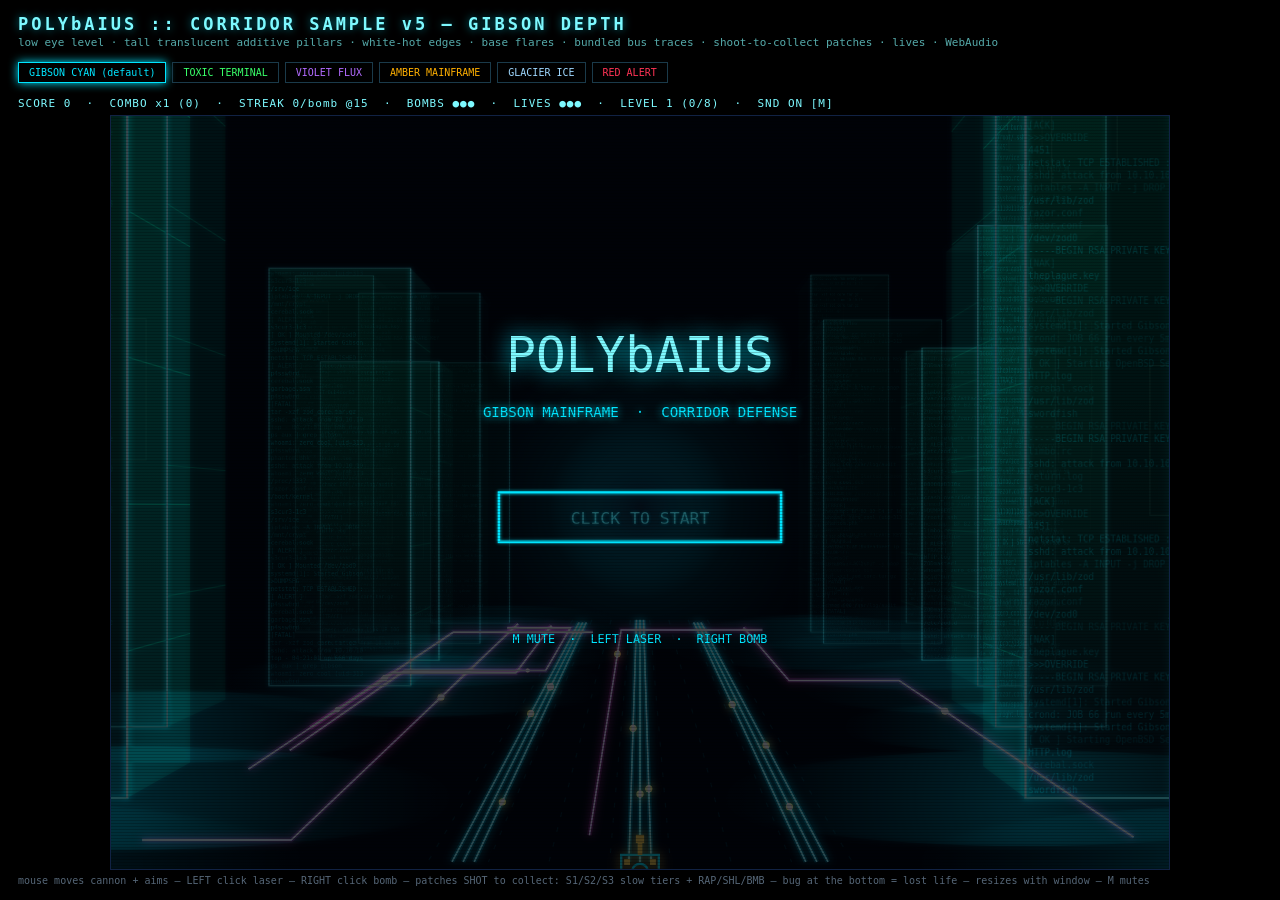
<file: samples/corridor-sample-v5.html>
<!DOCTYPE html>
<html lang="en">
<head>
<meta charset="utf-8">
<title>PolybAIus — Corridor Sample v5 (Gibson depth)</title>
<style>
  :root { color-scheme: dark; }
  html,body { margin:0; padding:0; background:#000; color:#cfe; height:100%; overflow:hidden; }
  body { font-family:"JetBrains Mono","Fira Code",monospace; padding:14px 18px; box-sizing:border-box;
    display:flex; flex-direction:column; min-height:100%; }
  h1 { font-size:17px; letter-spacing:3px; color:#7df9ff; text-shadow:0 0 8px #00e5ff88; margin:0 0 2px; flex:0 0 auto; }
  .sub { font-size:11px; color:#5aa; margin-bottom:12px; flex:0 0 auto; }
  .pal { display:inline-block; border:1px solid #1a3a4a; padding:4px 10px; margin:0 6px 6px 0; cursor:pointer; font-size:10px; }
  .pal.sel { border-color:currentColor; box-shadow:0 0 10px currentColor; }
  #pals { flex:0 0 auto; }
  #hud { font-size:11px; color:#7df9ff; margin:8px 0 6px; letter-spacing:1px; white-space:pre; flex:0 0 auto; }
  /* wrap is the letterbox stage: remaining viewport after chrome, canvas centered inside */
  #wrap { flex:1 1 auto; min-height:0; width:100%; display:flex; align-items:center; justify-content:center; }
  #board { position:relative; border:1px solid #124; cursor:none; line-height:0; flex:0 0 auto; }
  #cv { display:block; }
  #scan { position:absolute; inset:0; pointer-events:none;
    background:repeating-linear-gradient(0deg, rgba(0,0,0,.22) 0 1px, transparent 1px 3px); }
  .hint { font-size:10px; color:#567; margin-top:6px; flex:0 0 auto; }
</style>
</head>
<body>
<h1>POLYbAIUS :: CORRIDOR SAMPLE v5 — GIBSON DEPTH</h1>
<div class="sub">low eye level · tall translucent additive pillars · white-hot edges · base flares · bundled bus traces · shoot-to-collect patches · lives · WebAudio</div>
<div id="pals"></div>
<div id="hud"></div>
<div id="wrap"><div id="board"><canvas id="cv" width="900" height="640"></canvas><div id="scan"></div></div></div>
<div class="hint">mouse moves cannon + aims — LEFT click laser — RIGHT click bomb — patches SHOT to collect: S1/S2/S3 slow tiers + RAP/SHL/BMB — bug at the bottom = lost life — resizes with window — M mutes</div>

<script>
"use strict";
// ================= palettes =================
const PALETTES=[
 {name:"GIBSON CYAN (default)", web:"#00e5ff", text:"#7df9ff", pad:"#ffd24a", trace:"#ff4fd8",
  bug:{rootkit:"#ff3366",voltworm:"#ffe14a",tanglebug:"#ffffff",hive:"#b26bff"}},
 {name:"TOXIC TERMINAL", web:"#39ff6a", text:"#aaffc3", pad:"#ffd24a", trace:"#ff4fd8",
  bug:{rootkit:"#ff4fd8",voltworm:"#ffe14a",tanglebug:"#ffffff",hive:"#b26bff"}},
 {name:"VIOLET FLUX", web:"#b26bff", text:"#e0c2ff", pad:"#ffd24a", trace:"#39ff6a",
  bug:{rootkit:"#ff4fd8",voltworm:"#ffd24a",tanglebug:"#ffffff",hive:"#39ff6a"}},
 {name:"AMBER MAINFRAME", web:"#ffb000", text:"#ffd48a", pad:"#39ff6a", trace:"#00e5ff",
  bug:{rootkit:"#ff3366",voltworm:"#7df9ff",tanglebug:"#ffffff",hive:"#b26bff"}},
 {name:"GLACIER ICE", web:"#9fd8ff", text:"#e8f7ff", pad:"#b26bff", trace:"#ff4fd8",
  bug:{rootkit:"#ff3366",voltworm:"#ffb000",tanglebug:"#ffffff",hive:"#ff4fd8"}},
 {name:"RED ALERT", web:"#ff3355", text:"#ff9aa8", pad:"#ffd24a", trace:"#ffe14a",
  bug:{rootkit:"#b26bff",voltworm:"#ffe14a",tanglebug:"#ffffff",hive:"#39ff6a"}},
];
let PAL=PALETTES[0], hueShift=0;
const palsDiv=document.getElementById("pals");
PALETTES.forEach((p,i)=>{
  const d=document.createElement("span"); d.className="pal"+(i?"":" sel"); d.style.color=p.web;
  d.textContent=p.name;
  d.onclick=()=>{PAL=p;document.querySelectorAll(".pal").forEach(x=>x.classList.remove("sel"));d.classList.add("sel"); sceneryDirty=true;};
  palsDiv.appendChild(d);
});

// ================= tower text pools =================
const DIRS=["/usr/lib/zod","/var/spool/attack","/etc/zod.d","/home/acidburn","/opt/gibson","/proc/1337","/mnt/crypt","/srv/ice","/boot/kernel","/var/log/sect","/root/.ssh","/dev/zod0"];
const FILES=["knight.log","acid_burn.pw","garbage.asm","razor.conf","cerebal.sock","phantom.phk","zero_cool.deb","crash_override.sh","theplague.key","da_vinci.tar.gz","limbo.rc","youdontexist.bin","return.log","void.log","HTTP.log","aes.log"];
const PWS=["hunter2","swordfish","Tr0ub4dor&3","correct-horse-battery","ZODmaster!","p4ssw0rd","s3cur3-1c3","4451","acid^burn","CEREAL_KILLER"];
const SYS=["systemd[1]: Started Gibson Firewall.","netstat: TCP ESTABLISHED :443","sshd: attack from 10.10.10.66","[ OK ] Mounted /dev/zod0","segfault at 0xdeadbeef ip 0x0000c0de","top - 04:21:01 up 666 days","crond: JOB 66 run every 5m","chmod 000 /var/log/audit","iptables -A INPUT -j DROP","tar -xzf zod_core.tar.gz","dmesg: wireway link UP 10Gbps","-----BEGIN RSA PRIVATE KEY-----","hexdump: BF B2 02 E4 1F 18 CF 31","whoami: zero_cool (uid=31337)","ps aux | grep gibson","[ OK ] Starting OpenBSD Secure Shell..."];
const TAGS=["[ERROR]","[FATAL]",">>>OVERRIDE",">DUMPSEG","[TRACE]","[ ALERT ]","00000x0110x","11100110x01","SEG#0x3F","[ACK]","[NAK]"];
const pick=a=>a[Math.floor(Math.random()*a.length)];
function towerLines(n){const out=[];for(let i=0;i<n;i++){const r=Math.random();
  out.push(r<.16?pick(DIRS):r<.38?pick(FILES):r<.48?pick(PWS):r<.62?pick(TAGS):pick(SYS));}return out;}

// ================= canvas / projection =================
// low eye level: horizon just above mid-frame, floor at the bottom edge
// Logical game space stays 900x640; the backing store is CSS size x DPR (see fitCanvas).
const cv=document.getElementById("cv"),ctx=cv.getContext("2d");
const W=900,H=640,CX=W/2;
const HORIZON=H*.52, FLOOR=H-6, VPX=CX;
let scaleX=1, scaleY=1, sceneryDirty=true;
function persp(t){ return 1/(1+(1-t)*2.2); }        // t 0(far)..1(near) → .31..1
function P(lat,t){ const s=persp(t);
  return { x:VPX+lat*430*s, y:HORIZON+(FLOOR-HORIZON)*s, s }; }

// Letterbox 900x640 into #wrap (remaining viewport after chrome) and size the backing
// store at device pixels so large / high-DPR screens stay sharp. Cap ~2560 px wide.
function fitCanvas(){
  const wrapEl=document.getElementById("wrap");
  const availW=Math.max(50, wrapEl.clientWidth);
  const availH=Math.max(50, wrapEl.clientHeight);
  const cssScale=Math.min(availW/W, availH/H);
  const cssW=Math.max(1, Math.floor(W*cssScale));
  const cssH=Math.max(1, Math.floor(H*cssScale));
  const dpr=window.devicePixelRatio||1;
  const capDpr=Math.min(dpr, 2560/cssW);
  const bufW=Math.max(1, Math.round(cssW*capDpr));
  const bufH=Math.max(1, Math.round(cssH*capDpr));
  if(cv.width!==bufW || cv.height!==bufH){
    cv.width=bufW; cv.height=bufH;
    sceneryDirty=true; // canvas buffer reset drops GPU state; rebuild glow cache
  }
  if(cv.style.width!==cssW+"px") cv.style.width=cssW+"px";
  if(cv.style.height!==cssH+"px") cv.style.height=cssH+"px";
  scaleX=bufW/W; scaleY=bufH/H;
}
function bindResize(){
  addEventListener("resize", fitCanvas);
  if(typeof ResizeObserver!=="undefined"){
    new ResizeObserver(fitCanvas).observe(document.getElementById("wrap"));
  }
}

// ================= color helpers =================
function hue(hex,deg){
  const n=parseInt(hex.slice(1),16); let r=(n>>16)/255,g=((n>>8)&255)/255,b=(n&255)/255;
  const mx=Math.max(r,g,b),mn=Math.min(r,g,b),d=mx-mn; let h=0;
  if(d){ h= mx===r?((g-b)/d)%6 : mx===g?(b-r)/d+2:(r-g)/d+4; h*=60; if(h<0)h+=360; }
  h=(h+deg+360)%360; const s=mx?d/mx:0, v=mx;
  const c=v*s,x=c*(1-Math.abs((h/60)%2-1)),m=v-c;
  let R,G,B;
  if(h<60){R=c;G=x;B=0}else if(h<120){R=x;G=c;B=0}else if(h<180){R=0;G=c;B=x}
  else if(h<240){R=0;G=x;B=c}else if(h<300){R=x;G=0;B=c}else{R=c;G=0;B=x}
  const to=v=>Math.round((v+m)*255).toString(16).padStart(2,"0");
  return "#"+to(R)+to(G)+to(B);
}
function towerCol(base,alpha){ return hue(base,hueShift)+Math.round(alpha*255).toString(16).padStart(2,"0"); }

// ================= world =================
// each tower: 3D box w/ front face (text texture), corridor-facing side face, top edge flare
let towers=[], traces=[], pulses=[];
function makeTextTex(tw){
  const c=document.createElement("canvas"); c.width=240; c.height=Math.min(1000,tw.h);
  const g=c.getContext("2d"); g.font="10px monospace"; g.fillStyle=PAL.web;
  for(let i=0;i<Math.floor(c.height/13);i++){
    g.globalAlpha=.35+Math.random()*.5;
    g.fillText(tw.lines[i%tw.lines.length].slice(0,26),3,12+i*13);
  }
  tw.tex=c;
}
function bakeTrace(tr){
  // Pre-project static trace geometry once per world so the hot loop does not remap P() per pulse.
  const pts=tr.pts.map(p=>P(p[0],p[1]));
  tr.screen=pts;
  const segs=[]; let total=0;
  for(let i=1;i<pts.length;i++){ const L=Math.hypot(pts[i].x-pts[i-1].x,pts[i].y-pts[i-1].y); segs.push(L); total+=L; }
  tr.segLen=segs; tr.totalLen=total;
}
function genWorld(){
  towers=[]; traces=[]; pulses=[];
  const depths=[.06,.16,.27,.4,.55,.72,.9,1];
  for(const side of [-1,1]){
    depths.forEach((t,i)=>{
      const tw={ side, t,
        lat:side*(1.02+Math.random()*.85),   // corridor edge ~1.0 → outward
        w:.34+Math.random()*.3,
        h: (i>=depths.length-3? 820+Math.random()*420 : 420+Math.random()*460),
        d:.06+Math.random()*.05 };
      tw.lines=towerLines(30);
      makeTextTex(tw);
      towers.push(tw);
    });
  }
  towers.sort((a,b)=>a.t-b.t);
  // bundled bus traces: straight central bundles + orthogonal side runs
  function bundle(lat,t0,t1,n){ const arr=[]; for(let k=0;k<n;k++) arr.push([lat+(k-(n-1)/2)*.022,t0,t1]); return arr; }
  traces=[];
  bundle(0,.02,1,3).forEach(b=>traces.push({pts:[[b[0],b[1]],[b[0],b[2]]],bus:true}));
  bundle(-.35,.05,1,3).forEach(b=>traces.push({pts:[[b[0],b[1]],[b[0],b[2]]],bus:true}));
  bundle(.35,.05,1,3).forEach(b=>traces.push({pts:[[b[0],b[1]],[b[0],b[2]]],bus:true}));
  for(let i=0;i<6;i++){ // orthogonal side runs with bends
    const pts=[]; let lat=(Math.random()<.5?-1:1)*(.5+Math.random()*.4), t=.03+Math.random()*.2;
    pts.push([lat,t]);
    const bends=2+Math.floor(Math.random()*3);
    for(let b=0;b<bends;b++){
      if(Math.random()<.55){ t=Math.min(.97,t+.28+Math.random()*.45); }
      else { lat=Math.max(-1.05,Math.min(1.05,lat+(Math.random()<.5?-1:1)*(.22+Math.random()*.4))); }
      pts.push([lat,t]);
    }
    if(t<.6) pts.push([lat,.72+Math.random()*.25]);
    traces.push({pts});
  }
  traces.forEach(bakeTrace);
  pulses=traces.map((_,i)=>({tr:i,u:Math.random(),sp:.12+Math.random()*.2}));
  hueShift=(Math.floor(Math.random()*5)-2)*14;
  sceneryDirty=true;
}
function tracePoint(tr,u){
  const pts=traces[tr].screen, segs=traces[tr].segLen, total=traces[tr].totalLen;
  let d=u*total;
  for(let i=1;i<pts.length;i++){
    if(d<=segs[i-1]){ const f=d/(segs[i-1]||1);
      return {x:pts[i-1].x+(pts[i].x-pts[i-1].x)*f, y:pts[i-1].y+(pts[i].y-pts[i-1].y)*f, s:pts[i].s}; }
    d-=segs[i-1];
  }
  const l=pts[pts.length-1]; return {x:l.x,y:l.y,s:l.s};
}
genWorld();

// ================= game state =================
let bugs=[],shots=[],parts=[],patches=[];
let score=0,combo=0,streak=0,bombs=3,lives=3,level=1,waveKills=0,waveNeed=8,totalKills=0;
let spawnT=2.2,patchT=9,mouse={x:CX,y:H-170},flash=0,bombFx=0,nextStreak=15,cannonLat=0;
let slowT=0,slowFactor=1,rapidT=0,shield=false,gameOver=false;
let cannonScreen={x:CX,y:FLOOR+10};
let started=false, titleCool=0, cannonYOff=0;
const N=8, LANE_SP=.12;
const BASE={rootkit:100,voltworm:150,tanglebug:200,hive:250};
const PATCH_TYPES=[
  {id:"S1", col:"#39ff6a", drift:.45, slow:.75},
  {id:"S2", col:"#ffe14a", drift:1.0, slow:.60},
  {id:"S3", col:"#ff4fd8", drift:1.9, slow:.40},
  {id:"RAP", col:"#7df9ff", drift:1.0},
  {id:"SHL", col:"#b26bff", drift:.8},
  {id:"BMB", col:"#ffffff", drift:1.2},
];
const PATCH_POOL=[PATCH_TYPES[0],PATCH_TYPES[0],PATCH_TYPES[1],PATCH_TYPES[1],PATCH_TYPES[2],PATCH_TYPES[3],PATCH_TYPES[4],PATCH_TYPES[5]];
function mult(){ return Math.min(8,1+Math.floor(combo/4)); }
function resetChain(){ combo=0; streak=0; }
function bumpStreak(){ if(streak>=nextStreak){ bombs=Math.min(9,bombs+1); nextStreak+=15+Math.floor(nextStreak*.6); sfx.bombAward(); } }
function applyPatch(type){
  sfx.patch();
  if(type.slow){ slowT=6; slowFactor=type.slow; }
  else if(type.id==="RAP") rapidT=8;
  else if(type.id==="SHL") shield=true;
  else if(type.id==="BMB") bombs=Math.min(9,bombs+1);
}
function resetGame(){
  bugs=[];shots=[];parts=[];patches=[];
  score=0;combo=0;streak=0;bombs=3;lives=3;level=1;waveKills=0;waveNeed=8;totalKills=0;
  spawnT=2.2;patchT=9;slowT=0;slowFactor=1;rapidT=0;shield=false;gameOver=false;nextStreak=15;genWorld();
}
function beginPlay(){
  started=true;
  try{ audio().resume(); }catch(e){}
}
function returnToTitle(){
  resetGame();
  started=false;
  titleCool=.35; // swallow the dismiss click so a double-click does not auto-start
}

// ================= high scores (localStorage, arcade style: D3/D12) =================
let hs=[]; try{ hs=JSON.parse(localStorage.getItem("polybaius.hiscores")||"[]"); }catch(e){ hs=[]; }
let overPhase="", entryBuf="";
function qualifies(s){ return s>0 && (hs.length<10 || s>hs[hs.length-1].s); }
function saveScore(initials){
  hs.push({i:initials, s:score, l:level});
  hs.sort((a,b)=>b.s-a.s); hs=hs.slice(0,10);
  try{ localStorage.setItem("polybaius.hiscores", JSON.stringify(hs)); }catch(e){}
}
function beginGameOver(){
  gameOver=true;
  overPhase = qualifies(score) ? "entry" : "table";
  entryBuf="";
}

// ================= WebAudio =================
let AC=null,muted=false;
function audio(){ if(!AC) AC=new (window.AudioContext||window.webkitAudioContext)(); return AC; }
function beep(f0,f1,dur,type,vol){
  if(muted) return;
  try{ const a=audio(),o=a.createOscillator(),g=a.createGain();
    o.type=type||"square"; o.frequency.setValueAtTime(f0,a.currentTime);
    o.frequency.exponentialRampToValueAtTime(Math.max(1,f1),a.currentTime+dur);
    g.gain.setValueAtTime(vol||.08,a.currentTime);
    g.gain.exponentialRampToValueAtTime(.0001,a.currentTime+dur);
    o.connect(g); g.connect(a.destination); o.start(); o.stop(a.currentTime+dur);
  }catch(e){}
}
const sfx={
  laser:()=>beep(880,140,.09,"sawtooth",.05),
  hit:()=>beep(200,900,.12,"square",.07),
  bomb:()=>beep(120,40,.5,"sawtooth",.12),
  breach:()=>beep(300,60,.3,"square",.1),
  bombAward:()=>beep(500,1000,.15,"triangle",.08),
  patch:()=>{beep(600,1200,.1,"triangle",.08); setTimeout(()=>beep(900,1500,.1,"triangle",.07),90);},
};
addEventListener("keydown",e=>{
  if(e.code==="KeyM") muted=!muted;
  if(!started){
    if(titleCool>0) return;
    if(e.code==="Enter"||e.code==="Space"){ e.preventDefault(); beginPlay(); }
    return;
  }
  if(gameOver && overPhase==="entry"){
    if(/^[a-zA-Z0-9]$/.test(e.key) && entryBuf.length<3){ entryBuf+=e.key.toUpperCase(); }
    else if(e.code==="Backspace"){ entryBuf=entryBuf.slice(0,-1); }
    else if(e.code==="Enter" && entryBuf.length>0){ saveScore(entryBuf); overPhase="table"; }
  } else if(gameOver && overPhase==="table" && (e.code==="Enter"||e.code==="Space")){ e.preventDefault(); returnToTitle(); }
});

// ================= drawing =================
function drawBug(x,y,s,type,t,col){
  ctx.save();ctx.translate(x,y);ctx.scale(s,s);
  const paint=(c,fill,lw,blur)=>{
    ctx.strokeStyle=c; ctx.fillStyle=c; ctx.lineWidth=lw;
    ctx.shadowColor=c; ctx.shadowBlur=blur;
    // legs
    ctx.beginPath();
    for(let i=0;i<6;i++){const side=i<3?-1:1,k=i%3,bx=(k-1)*6,by=side*3;
      ctx.moveTo(bx,by);ctx.lineTo(bx+Math.sin(t*9+i*2)*2,by+side*(4+k));
      ctx.lineTo(bx+Math.sin(t*9+i*2)*2+Math.sin(t*9+i)*3,by+side*(8+k));}
    ctx.stroke();
    if(type==="rootkit"){const f=Math.sin(t*6)*3;
      ctx.beginPath();
      ctx.moveTo(-9,-2+f);ctx.lineTo(0,3);ctx.lineTo(-9,8+f);ctx.closePath();
      ctx.moveTo(9,-2-f);ctx.lineTo(0,3);ctx.lineTo(9,8-f);ctx.closePath();
      if(fill){ctx.globalAlpha=.85;ctx.fill();ctx.globalAlpha=1;}
      ctx.stroke();}
    else if(type==="voltworm"){ctx.beginPath();
      for(let a=0;a<=Math.PI*2;a+=.3){const r=5+Math.sin(a*3+t*7)*2;
        a===0?ctx.moveTo(Math.cos(a)*r,Math.sin(a)*r*.8):ctx.lineTo(Math.cos(a)*r,Math.sin(a)*r*.8);}
      ctx.closePath();
      if(fill){ctx.globalAlpha=.45;ctx.fill();ctx.globalAlpha=1;}
      ctx.stroke();
      ctx.beginPath();ctx.arc(0,0,2.2,0,7);ctx.fill();}
    else if(type==="tanglebug"){ctx.beginPath();
      for(let i=0;i<7;i++){const a=i/7*Math.PI*2;ctx.moveTo(Math.cos(a)*3,Math.sin(a)*3);
        ctx.lineTo(Math.cos(a)*(7+Math.sin(t*9+i)*2),Math.sin(a)*(7+Math.sin(t*9+i)*2));}
      ctx.stroke();
      ctx.beginPath();ctx.arc(0,0,4,0,7);
      if(fill){ctx.globalAlpha=.9;ctx.fill();ctx.globalAlpha=1;}
      ctx.stroke();}
    else{ctx.beginPath();ctx.moveTo(0,-7);ctx.lineTo(6,0);ctx.lineTo(0,7);ctx.lineTo(-6,0);ctx.closePath();
      if(fill){ctx.globalAlpha=.5;ctx.fill();ctx.globalAlpha=1;}
      ctx.stroke();
      ctx.beginPath();ctx.moveTo(-3,0);ctx.lineTo(0,-3);ctx.lineTo(3,0);ctx.lineTo(0,3);ctx.closePath();ctx.stroke();}
    // antennae
    ctx.beginPath();ctx.moveTo(-2,-4);ctx.lineTo(-4+Math.sin(t*9),-9);
    ctx.moveTo(2,-4);ctx.lineTo(4+Math.sin(t*9+2),-9);ctx.stroke();
  };
  paint("rgba(0,0,0,.85)",false,5.5/s,0);  // underlay: thick dark stroke already contrasts; skip shadowBlur
  // neon glow only on near sprites: far ones are tiny and shadowBlur is wasted GPU fill
  paint(col,true,2.2/s, s>1.2?10/s:0);
  ctx.restore();
}
function drawPatch(x,y,s,type){
  const col=type.col;
  ctx.save();ctx.translate(x,y);ctx.scale(s,s);
  ctx.strokeStyle=col;ctx.fillStyle=col;ctx.lineWidth=1.6/s;
  ctx.shadowColor=col; ctx.shadowBlur=s>0.8?10/s:0; // skip glow on distant chips
  ctx.translate(0,Math.sin(performance.now()/300)*1.5/s);
  ctx.strokeRect(-8,-8,16,16);
  ctx.strokeRect(-4.5,-8,9,5);
  ctx.fillStyle=col; ctx.fillRect(-1,-4.5,2,2.5);
  ctx.beginPath();ctx.rect(-6,0,12,6.5);ctx.stroke();
  ctx.fillStyle=col; ctx.font="4px monospace"; ctx.textAlign="center";
  ctx.fillText(type.id,0,5.2); ctx.textAlign="left";
  ctx.restore();
}
function drawPCBCannon(x,y){
  ctx.save();ctx.translate(x,y);
  const A=PAL.pad,AC=PAL.web;
  ctx.shadowColor=A;ctx.shadowBlur=12;ctx.lineWidth=2;ctx.strokeStyle=AC;
  ctx.strokeRect(-16,-12,32,24);
  ctx.fillStyle=A;
  [[-11,-6],[-11,8],[11,-6],[11,8]].forEach(p=>ctx.fillRect(p[0]-2.5,p[1]-2.5,5,5));
  ctx.beginPath();ctx.arc(0,2,6.5,0,7);ctx.stroke();
  ctx.beginPath();ctx.arc(0,2,2,0,7);ctx.fillStyle=AC;ctx.fill();
  ctx.strokeStyle=A;ctx.lineWidth=4;
  ctx.beginPath();ctx.moveTo(0,-12);ctx.lineTo(0,-24);ctx.stroke();
  ctx.fillStyle=A;ctx.fillRect(-3.5,-29,7,7);
  ctx.restore();
}
function boom(x,y,col,n){ for(let i=0;i<(n||10);i++) parts.push({x,y,vx:(Math.random()-.5)*180,vy:(Math.random()-.5)*180,life:.5,col}); }

// Scenery cache: towers + floor traces + lane guides are static between world/palette/resize.
// Baking them (with their expensive shadowBlur) once avoids per-frame gradient + blur cost.
const scenery=document.createElement("canvas");
const sctx=scenery.getContext("2d");
function buildScenery(){
  scenery.width=cv.width; scenery.height=cv.height;
  const c=sctx;
  c.setTransform(scaleX,0,0,scaleY,0,0);
  c.fillStyle="#000"; c.fillRect(0,0,W,H);
  const vg=c.createRadialGradient(VPX,HORIZON,2,VPX,HORIZON,190);
  vg.addColorStop(0,"#0a2a3a"); vg.addColorStop(.4,PAL.web+"2a"); vg.addColorStop(1,"#0000");
  c.fillStyle=vg; c.fillRect(VPX-190,HORIZON-140,380,260);

  towers.forEach(tw=>{
    const side=tw.side, fog=Math.max(.25,tw.t);
    const t2=Math.max(.05,tw.t-tw.d);
    const nL=P(tw.lat-tw.w/2,tw.t), nR=P(tw.lat+tw.w/2,tw.t);
    const fL=P(tw.lat-tw.w/2,t2),   fR=P(tw.lat+tw.w/2,t2);
    const wdt=nR.x-nL.x; if(wdt<3) return;
    const gy=nL.y, topY=gy-tw.h*nL.s;
    const gyF=fL.y, topYF=gyF-tw.h*fL.s;
    const innerNear= side===-1? nR:nL, innerFar= side===-1? fR:fL;

    let fg=c.createLinearGradient(0,topY,0,gy);
    fg.addColorStop(0,towerCol(PAL.web,.34*fog)); fg.addColorStop(1,towerCol("#061520",.55*fog));
    c.fillStyle=fg; c.fillRect(nL.x,topY,wdt,gy-topY);
    c.globalCompositeOperation="lighter";
    c.globalAlpha=.75*fog;
    c.drawImage(tw.tex, nL.x, topY, wdt, gy-topY);
    c.globalAlpha=1; c.globalCompositeOperation="source-over";
    c.strokeStyle=towerCol(PAL.text,.5*fog); c.lineWidth=1;
    for(let pI=0;pI<2;pI++){
      const px=nL.x+wdt*(.12+pI*.45), pw2=wdt*.3, py=topY+(gy-topY)*(.08+pI*.4), ph2=(gy-topY)*.18;
      c.globalAlpha=.5*fog; c.strokeRect(px,py,pw2,ph2);
    }
    c.globalAlpha=1;
    c.globalCompositeOperation="lighter";
    c.strokeStyle=PAL.text; c.lineWidth=Math.max(.6,2.2*nL.s); c.globalAlpha=.9*fog;
    c.shadowColor=PAL.web; c.shadowBlur=8*nL.s;
    c.strokeRect(nL.x,topY,wdt,gy-topY);
    c.beginPath(); c.moveTo(innerNear.x,gy); c.lineTo(innerNear.x,topY); c.stroke();
    c.beginPath();
    c.moveTo(nL.x,topY); c.lineTo(nR.x,topY); c.lineTo(fR.x,topYF); c.lineTo(fL.x,topYF);
    c.closePath();
    c.fillStyle=towerCol(PAL.text,.16*fog); c.fill();
    c.beginPath();
    c.moveTo(innerNear.x,gy); c.lineTo(innerNear.x,topY);
    c.lineTo(innerFar.x,topYF); c.lineTo(innerFar.x,gyF);
    c.closePath();
    c.fillStyle=towerCol(PAL.web,.24*fog); c.fill();
    c.strokeStyle=towerCol(PAL.web,.5*fog); c.lineWidth=1;
    for(let sI=1;sI<6;sI++){ const f=sI/6;
      c.beginPath();
      c.moveTo(innerNear.x, topY+(gy-topY)*f);
      c.lineTo(innerFar.x, topYF+(gyF-topYF)*f);
      c.stroke();
    }
    const bf=c.createRadialGradient(innerNear.x,gy,1,innerNear.x,gy,wdt*1.4);
    bf.addColorStop(0,PAL.web+"66"); bf.addColorStop(1,"#0000");
    c.globalAlpha=.8*fog; c.fillStyle=bf;
    c.beginPath(); c.ellipse(innerNear.x,gy,wdt*1.4,wdt*.22,0,0,7); c.fill();
    c.globalAlpha=1; c.shadowBlur=0; c.globalCompositeOperation="source-over";
  });

  c.globalCompositeOperation="lighter";
  traces.forEach(tr=>{
    const pts=tr.screen;
    c.strokeStyle=tr.bus? PAL.web : PAL.trace; c.globalAlpha=.22; c.lineWidth=4;
    c.shadowColor=c.strokeStyle; c.shadowBlur=9;
    c.beginPath(); pts.forEach((p,k)=>k===0?c.moveTo(p.x,p.y):c.lineTo(p.x,p.y)); c.stroke();
    c.globalAlpha=.85; c.lineWidth=1.3; c.strokeStyle="#bfefff";
    c.beginPath(); pts.forEach((p,k)=>k===0?c.moveTo(p.x,p.y):c.lineTo(p.x,p.y)); c.stroke();
    c.shadowBlur=0; c.globalAlpha=1;
  });
  c.globalCompositeOperation="source-over";

  c.strokeStyle=PAL.web; c.lineWidth=1;
  for(let i=0;i<N;i++){ const lat=(i-(N-1)/2)*LANE_SP;
    const a=P(lat,.02), b2=P(lat,1);
    c.globalAlpha=.15; c.setLineDash([4,9]);
    c.beginPath(); c.moveTo(a.x,a.y); c.lineTo(b2.x,b2.y); c.stroke();
  }
  c.setLineDash([]); c.globalAlpha=1;
  sceneryDirty=false;
}

function drawStartOverlay(t){
  ctx.fillStyle="rgba(0,4,10,.72)"; ctx.fillRect(0,0,W,H);
  ctx.textAlign="center";
  ctx.shadowColor=PAL.web; ctx.shadowBlur=22;
  ctx.fillStyle=PAL.text; ctx.font="42px monospace";
  ctx.fillText("POLYbAIUS",CX,H*.34);
  ctx.shadowBlur=8;
  ctx.font="12px monospace"; ctx.fillStyle=PAL.web;
  ctx.fillText("GIBSON MAINFRAME  ·  CORRIDOR DEFENSE",CX,H*.40);
  const pulse=.55+.45*Math.sin(t*4);
  const bw=240, bh=42, bx=CX-bw/2, by=H*.50;
  ctx.shadowBlur=14*pulse; ctx.strokeStyle=PAL.web; ctx.lineWidth=2;
  ctx.strokeRect(bx,by,bw,bh);
  ctx.globalAlpha=pulse; ctx.fillStyle=PAL.text; ctx.font="14px monospace";
  ctx.fillText("CLICK TO START",CX,by+27);
  ctx.globalAlpha=1; ctx.shadowBlur=0;
  ctx.font="10px monospace"; ctx.fillStyle=PAL.web;
  ctx.fillText("M MUTE  ·  LEFT LASER  ·  RIGHT BOMB",CX,H*.70);
  ctx.textAlign="left";
}

// ================= input =================
cv.addEventListener("mousemove",e=>{
  const r=cv.getBoundingClientRect();
  mouse.x=(e.clientX-r.left)*(W/r.width);
  mouse.y=(e.clientY-r.top)*(H/r.height);
});
cv.addEventListener("mousedown",e=>{
  if(!started){ if(titleCool>0) return; beginPlay(); return; }
  if(gameOver){ if(overPhase==="table") returnToTitle(); return; }
  if(e.button===0){
    const dx=mouse.x-cannonScreen.x, dy=mouse.y-(cannonScreen.y-18), m=Math.hypot(dx,dy)||1;
    const angles= rapidT>0 ? [-.12,0,.12] : [0];
    angles.forEach(a=>{ const ca=Math.cos(a),sa=Math.sin(a);
      shots.push({x:cannonScreen.x,y:cannonScreen.y-18,px:cannonScreen.x,py:cannonScreen.y-18,
        vx:(dx*ca-dy*sa)/m*1500, vy:(dx*sa+dy*ca)/m*1500}); });
    sfx.laser();
  }
  if(e.button===2 && bombs>0){ bombs--; bombFx=1; sfx.bomb();
    bugs.forEach(b=>boom(b.x,b.y,PAL.bug[b.type],6)); bugs=[]; }
});
cv.addEventListener("contextmenu",e=>e.preventDefault());

// ================= loop =================
const hudEl=document.getElementById("hud");
let lastHud="";
let last=performance.now();
function loop(now){
  const dt=Math.min(.05,(now-last)/1000);last=now;const t=now/1000;
  titleCool=Math.max(0,titleCool-dt);

  if(started){
    const targetLat=Math.max(-.85,Math.min(.85,(mouse.x-CX)/430));
    cannonLat+=(targetLat-cannonLat)*Math.min(1,dt*10);
  } else {
    cannonLat=0;
  }
  const CANNONP=P(cannonLat,1);
  cannonScreen.x=CANNONP.x; cannonScreen.y=CANNONP.y+6+(cannonYOff||0);

  function rampSpeed(){ return (.065+Math.min(.30,totalKills*.0024))*slowFactor; }

  if(started && !gameOver){
    spawnT-=dt; if(spawnT<=0){ spawnT=Math.max(.55, 2.2-totalKills*.014);
      const lane=Math.floor(Math.random()*N);
      bugs.push({lane,t:.02,type:["rootkit","voltworm","tanglebug","hive"][Math.floor(Math.random()*(totalKills>30?4:totalKills>12?3:1))],ph:Math.random()*7,x:0,y:0}); }
    patchT-=dt; if(patchT<=0){ patchT=11+Math.random()*7;
      patches.push({lane:Math.floor(Math.random()*N),t:.02,ph:Math.random()*7,x:0,y:0,type:pick(PATCH_POOL)}); }
    slowT=Math.max(0,slowT-dt); if(slowT===0) slowFactor=1;
    rapidT=Math.max(0,rapidT-dt);
  }

  if(started){
    bugs.forEach(b=>{ b.t+=dt*rampSpeed()*(b.type==="hive"?.75:1);
      const lat=(b.lane-(N-1)/2)*LANE_SP + Math.sin(t*3+b.ph)*.04*b.t;
      const p=P(lat,b.t); b.x=p.x; b.y=p.y; b.s=p.s; b.rad=15*p.s+4;
      if(b.t>=1){ b.dead=true;
        if(shield){ shield=false; boom(b.x,b.y,PAL.text,10); }
        else { lives--; flash=1; resetChain(); sfx.breach(); boom(cannonScreen.x,cannonScreen.y-24,"#ff2244");
               if(lives<=0) beginGameOver(); }
      }});
    bugs=bugs.filter(b=>!b.dead);
    patches.forEach(p=>{ p.t+=dt*.055*p.type.drift;
      const lat=(p.lane-(N-1)/2)*LANE_SP;
      const q=P(lat,p.t); p.x=q.x; p.y=q.y; p.s=q.s; p.rad=14*q.s+4;
      if(p.t>=1){ p.dead=true; boom(p.x,p.y,p.type.col,4); }});
    patches=patches.filter(p=>!p.dead);
    shots.forEach(s=>{ s.px=s.x; s.py=s.y; s.x+=s.vx*dt; s.y+=s.vy*dt;
      const sweep=(o,rad)=>{ const dx=s.x-s.px, dy=s.y-s.py, L2=dx*dx+dy*dy||1;
        let u=((o.x-s.px)*dx+(o.y-s.py)*dy)/L2; u=Math.max(0,Math.min(1,u));
        return Math.hypot(o.x-(s.px+dx*u), o.y-(s.py+dy*u)) < rad+3; };
      const hit=bugs.find(b=>sweep(b,b.rad));
      const phit=patches.find(p=>sweep(p,p.rad));
      if(hit){ hit.dead=true; waveKills++; totalKills++; combo++; streak++; bumpStreak(); sfx.hit();
        score+=BASE[hit.type]*mult(); boom(hit.x,hit.y,PAL.bug[hit.type],12); s.dead=true; }
      if(phit){ phit.dead=true; applyPatch(phit.type); boom(phit.x,phit.y,phit.type.col,8); s.dead=true; }});
    shots=shots.filter(s=>{ if(s.dead)return false;
      if(s.x<-40||s.x>W+40||s.y<-40||s.y>H+40){ resetChain(); return false; } return true; });
    bugs=bugs.filter(b=>!b.dead);
    parts.forEach(p=>{p.x+=p.vx*dt;p.y+=p.vy*dt;p.life-=dt;}); parts=parts.filter(p=>p.life>0);
    pulses.forEach(p=>{ p.u=(p.u+dt*p.sp)%1; });
    if(!gameOver && waveKills>=waveNeed){ waveKills=0; level++; waveNeed=8+level; genWorld(); }
    flash=Math.max(0,flash-dt*3); bombFx=Math.max(0,bombFx-dt*1.5);
  }

  // ================= render =================
  // Game logic stays in 900x640; this maps that space onto the HiDPI backing store.
  ctx.setTransform(scaleX,0,0,scaleY,0,0);
  if(sceneryDirty) buildScenery();
  // Blit cached glow layer in device pixels (identity), then restore logical transform.
  ctx.setTransform(1,0,0,1,0,0);
  ctx.drawImage(scenery,0,0);
  ctx.setTransform(scaleX,0,0,scaleY,0,0);

  ctx.globalCompositeOperation="lighter";
  pulses.forEach((p,i)=>{
    const q=tracePoint(i,p.u);
    ctx.fillStyle=PAL.pad; ctx.shadowColor=PAL.pad;
    ctx.shadowBlur=q.s>0.6?10:0; // far pulses are 2px dots; blur does not read
    ctx.beginPath(); ctx.arc(q.x,q.y,2.4*q.s+.6,0,7); ctx.fill(); ctx.shadowBlur=0;
  });
  ctx.globalCompositeOperation="source-over";

  // sort in place: painter's algorithm, skip the per-frame slice() allocation
  bugs.sort((a,b)=>a.t-b.t).forEach(b=>drawBug(b.x,b.y,(.45+b.t*1.05)*b.s*1.9,b.type,t+b.ph,PAL.bug[b.type]));
  patches.sort((a,b)=>a.t-b.t).forEach(p=>drawPatch(p.x,p.y,p.s*1.9,p.type));
  // laser bolts: keep the tail gradient, drop shadowBlur (additive + a wide under-stroke is the glow)
  ctx.globalCompositeOperation="lighter";
  shots.forEach(s=>{
    ctx.strokeStyle=PAL.pad; ctx.globalAlpha=.4; ctx.lineWidth=5.5;
    ctx.beginPath(); ctx.moveTo(s.x-s.vx*.035,s.y-s.vy*.035); ctx.lineTo(s.x,s.y); ctx.stroke();
    const g=ctx.createLinearGradient(s.x-s.vx*.03,s.y-s.vy*.03,s.x,s.y);
    g.addColorStop(0,PAL.pad+"00"); g.addColorStop(1,"#eaffff");
    ctx.globalAlpha=1; ctx.strokeStyle=g; ctx.lineWidth=2.8;
    ctx.beginPath(); ctx.moveTo(s.x-s.vx*.035,s.y-s.vy*.035); ctx.lineTo(s.x,s.y); ctx.stroke();
  });
  parts.forEach(p=>{ctx.globalAlpha=p.life*2;ctx.fillStyle=p.col;ctx.fillRect(p.x-1.5,p.y-1.5,3,3);});
  ctx.globalAlpha=1; ctx.globalCompositeOperation="source-over";
  drawPCBCannon(cannonScreen.x,cannonScreen.y);
  if(started && !gameOver){
    ctx.strokeStyle=PAL.text;ctx.shadowColor=PAL.text;ctx.shadowBlur=6;ctx.lineWidth=1.2;
    ctx.beginPath();ctx.arc(mouse.x,mouse.y,9,0,7);ctx.stroke();
    ctx.beginPath();ctx.moveTo(mouse.x-14,mouse.y);ctx.lineTo(mouse.x-5,mouse.y);
    ctx.moveTo(mouse.x+5,mouse.y);ctx.lineTo(mouse.x+14,mouse.y);
    ctx.moveTo(mouse.x,mouse.y-14);ctx.lineTo(mouse.x,mouse.y-5);
    ctx.moveTo(mouse.x,mouse.y+5);ctx.lineTo(mouse.x,mouse.y+14);ctx.stroke();
    ctx.shadowBlur=0;
  }
  if(bombFx>0){ctx.globalAlpha=bombFx*.35;ctx.fillStyle=PAL.pad;ctx.fillRect(0,0,W,H);ctx.globalAlpha=1;}
  if(flash>0){ctx.globalAlpha=flash*.3;ctx.fillStyle="#ff2244";ctx.fillRect(0,0,W,H);ctx.globalAlpha=1;}
  if(gameOver){
    ctx.fillStyle="rgba(0,4,10,.78)"; ctx.fillRect(0,0,W,H);
    ctx.textAlign="center";
    ctx.fillStyle=PAL.text; ctx.font="20px monospace";
    ctx.fillText("ZOD BREACHED",CX,H*.28);
    if(overPhase==="entry"){
      ctx.font="13px monospace";
      ctx.fillText("NEW HIGH SCORE — "+score+" — TYPE INITIALS, THEN ENTER",CX,H*.36);
      ctx.font="34px monospace";
      const shown=(entryBuf+"..").slice(0,3);
      ctx.fillText(shown.split("").join(" "),CX,H*.47);
      ctx.font="10px monospace"; ctx.fillStyle=PAL.web;
      ctx.fillText("A-Z 0-9 · BACKSPACE · ENTER TO SAVE",CX,H*.55);
    } else {
      ctx.font="13px monospace";
      ctx.fillText("FINAL SCORE "+score+" · LEVEL "+level,CX,H*.35);
      ctx.font="11px monospace";
      ctx.fillText("— HIGH SCORES —",CX,H*.42);
      hs.forEach((r,i)=>{
        ctx.fillStyle= r.s===score ? PAL.pad : PAL.text;
        ctx.fillText(`${String(i+1).padStart(2," ")}  ${r.i.padEnd(3,".")}  ${String(r.s).padStart(7," ")}  L${String(r.l).padStart(2," ")}`,CX-90,H*.46+i*18);
      });
      ctx.fillStyle=PAL.web; ctx.font="10px monospace";
      ctx.fillText("CLICK OR ENTER TO CONTINUE",CX,H*.46+hs.length*18+14);
    }
    ctx.textAlign="left";
  }
  if(!started) drawStartOverlay(t);

  const fx=[slowT>0?`SLOW ${Math.round((1-slowFactor)*100)}% ${slowT.toFixed(0)}s`:null,
            rapidT>0?"RAPID "+rapidT.toFixed(0)+"s":null, shield?"SHIELD":""].filter(Boolean).join(" ");
  const hudStr=
    `SCORE ${score}  ·  COMBO x${mult()} (${combo})  ·  STREAK ${streak}/bomb @${nextStreak}`+
    `  ·  BOMBS ${"●".repeat(bombs)}  ·  LIVES ${"●".repeat(Math.max(0,lives))}`+
    (fx?`  ·  ${fx}`:"")+
    `  ·  LEVEL ${level} (${waveKills}/${waveNeed})  ·  ${muted?"MUTED":"SND ON [M]"}`;
  // Only touch the HUD DOM when the string actually changed (avoids layout every frame).
  if(hudStr!==lastHud){ lastHud=hudStr; hudEl.textContent=hudStr; }
  if(!window.PHOTO) requestAnimationFrame(loop);
}
// photo mode for documentation screenshots (?photo)
if(location.search.includes("photo")){
  // bare frame: hide page chrome so the canvas fills the window exactly
  document.body.style.padding="0";
  ["h1",".sub","#pals","#hud"].forEach(s=>document.querySelectorAll(s).forEach(e=>e.style.display="none"));
  cannonYOff=-42; // lift cannon into frame for the shot
  spawnT=99999; patchT=99999;
  [["rootkit",.45,3],["voltworm",.62,4],["tanglebug",.78,3],["hive",.9,5],
   ["rootkit",.3,6],["voltworm",.5,7],["tanglebug",.66,1]].forEach((d,i)=>{
    bugs.push({lane:d[2],t:d[1],type:d[0],ph:i*1.3,x:0,y:0}); });
  patches.push({lane:2,t:.55,ph:0,x:0,y:0,type:PATCH_TYPES[0]});
  patches.push({lane:6,t:.4,ph:2,x:0,y:0,type:PATCH_TYPES[1]});
  patches.push({lane:4,t:.28,ph:4,x:0,y:0,type:PATCH_TYPES[3]});
  score=4850; combo=7; streak=9; bombs=3; lives=3; level=3; waveKills=4; waveNeed=11; totalKills=58;
  shots.push({x:CX,y:H*.72,px:CX-5,py:H*.76,vx:0,vy:-1500});
  // deterministic capture: run a few simulation frames synchronously, then freeze
  window.PHOTO=true;
  started=true; // skip the title overlay so the capture is a full in-game frame
  fitCanvas();
  setTimeout(function(){ last=performance.now();
    for(var i=0;i<10;i++) loop(last+i*16.7); }, 300);
}
if(!location.search.includes("photo")){
  bindResize();
  fitCanvas();
  requestAnimationFrame(loop);
}
</script>
</body>
</html>
</file>
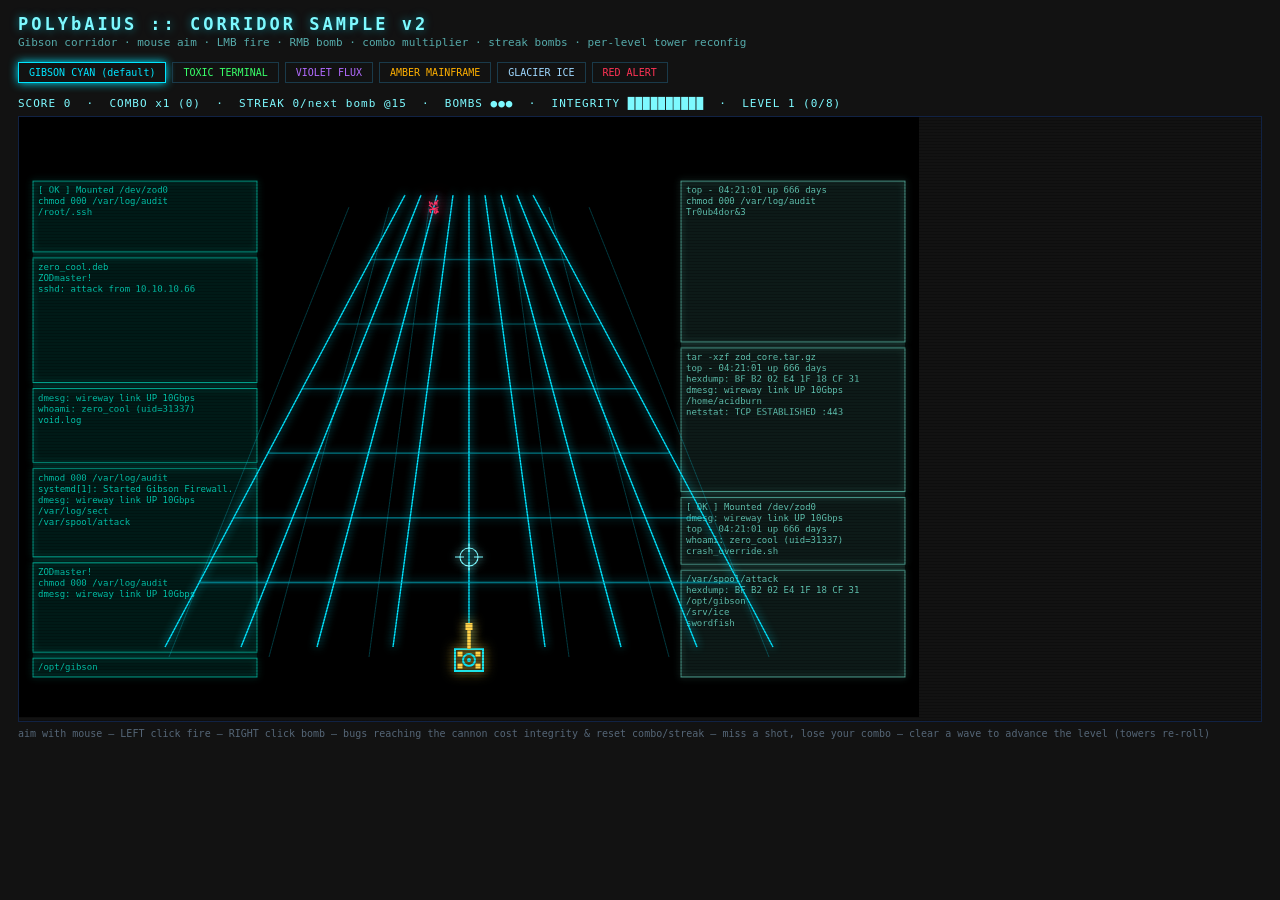
<file: samples/corridor-sample.html>
<!DOCTYPE html>
<html lang="en">
<head>
<meta charset="utf-8">
<title>PolybAIus — Corridor Sample v2</title>
<style>
  :root { color-scheme: dark; }
  html,body { margin:0; padding:0; background:transparent; color:#cfe; }
  body { font-family:"JetBrains Mono","Fira Code",monospace; padding:14px 18px; }
  h1 { font-size:17px; letter-spacing:3px; color:#7df9ff; text-shadow:0 0 8px #00e5ff88; margin:0 0 2px; }
  .sub { font-size:11px; color:#5aa; margin-bottom:12px; }
  .pal { display:inline-block; border:1px solid #1a3a4a; padding:4px 10px; margin:0 6px 6px 0; cursor:pointer; font-size:10px; }
  .pal.sel { border-color:currentColor; box-shadow:0 0 10px currentColor; }
  #wrap { position:relative; border:1px solid #124; cursor:none; }
  #scan { position:absolute; inset:0; pointer-events:none;
    background:repeating-linear-gradient(0deg, rgba(0,0,0,.22) 0 1px, transparent 1px 3px); }
  #hud { font-size:11px; color:#7df9ff; margin:8px 0 6px; letter-spacing:1px; white-space:pre; }
  .hint { font-size:10px; color:#567; margin-top:6px; }
</style>
</head>
<body>
<h1>POLYbAIUS :: CORRIDOR SAMPLE v2</h1>
<div class="sub">Gibson corridor · mouse aim · LMB fire · RMB bomb · combo multiplier · streak bombs · per-level tower reconfig</div>
<div id="pals"></div>
<div id="hud"></div>
<div id="wrap"><canvas id="cv" width="900" height="600"></canvas><div id="scan"></div></div>
<div class="hint">aim with mouse — LEFT click fire — RIGHT click bomb — bugs reaching the cannon cost integrity & reset combo/streak — miss a shot, lose your combo — clear a wave to advance the level (towers re-roll)</div>

<script>
"use strict";
// ---------- palettes ----------
const PALETTES=[
 {name:"GIBSON CYAN (default)", web:"#00e5ff", text:"#7df9ff", pad:"#ffd24a",
  bug:{rootkit:"#ff3366",voltworm:"#ffe14a",tanglebug:"#ffffff",hive:"#b26bff"}},
 {name:"TOXIC TERMINAL", web:"#39ff6a", text:"#aaffc3", pad:"#ffd24a",
  bug:{rootkit:"#ff4fd8",voltworm:"#ffe14a",tanglebug:"#ffffff",hive:"#b26bff"}},
 {name:"VIOLET FLUX", web:"#b26bff", text:"#e0c2ff", pad:"#ffd24a",
  bug:{rootkit:"#ff4fd8",voltworm:"#ffd24a",tanglebug:"#ffffff",hive:"#39ff6a"}},
 {name:"AMBER MAINFRAME", web:"#ffb000", text:"#ffd48a", pad:"#39ff6a",
  bug:{rootkit:"#ff3366",voltworm:"#7df9ff",tanglebug:"#ffffff",hive:"#b26bff"}},
 {name:"GLACIER ICE", web:"#9fd8ff", text:"#e8f7ff", pad:"#b26bff",
  bug:{rootkit:"#ff3366",voltworm:"#ffb000",tanglebug:"#ffffff",hive:"#ff4fd8"}},
 {name:"RED ALERT", web:"#ff3355", text:"#ff9aa8", pad:"#ffd24a",
  bug:{rootkit:"#b26bff",voltworm:"#ffe14a",tanglebug:"#ffffff",hive:"#39ff6a"}},
];
let PAL=PALETTES[0], hueShift=0;
const palsDiv=document.getElementById("pals");
PALETTES.forEach((p,i)=>{
  const d=document.createElement("span"); d.className="pal"+(i?"":" sel"); d.style.color=p.web;
  d.textContent=p.name;
  d.onclick=()=>{PAL=p;document.querySelectorAll(".pal").forEach(x=>x.classList.remove("sel"));d.classList.add("sel");};
  palsDiv.appendChild(d);
});

// ---------- tower text pools (sounds real) ----------
const DIRS=["/usr/lib/zod","/var/spool/attack","/etc/zod.d","/home/acidburn","/opt/gibson","/proc/1337","/mnt/crypt","/srv/ice","/boot/kernel","/var/log/sect","/root/.ssh","/dev/zod0"];
const FILES=["knight.log","acid_burn.pw","garbage.asm","razor.conf","cerebal.sock","phantom.phk","zero_cool.deb","crash_override.sh","theplague.key","da_vinci.tar.gz","limbo.rc","youdontexist.bin","return.log","void.log"];
const PWS=["hunter2","swordfish","Tr0ub4dor&3","correct-horse-battery","ZODmaster!","p4ssw0rd","s3cur3-1c3","4451","acid^burn","CEREAL_KILLER"];
const SYS=["systemd[1]: Started Gibson Firewall.","netstat: TCP ESTABLISHED :443","sshd: attack from 10.10.10.66","[ OK ] Mounted /dev/zod0","segfault at 0xdeadbeef ip 0x0000c0de","top - 04:21:01 up 666 days","crond: JOB 66 run every 5m","chmod 000 /var/log/audit","iptables -A INPUT -j DROP","tar -xzf zod_core.tar.gz","dmesg: wireway link UP 10Gbps","BEGIN RSA PRIVATE KEY-----","hexdump: BF B2 02 E4 1F 18 CF 31","whoami: zero_cool (uid=31337)"];
const pick=a=>a[Math.floor(Math.random()*a.length)];
function towerLines(n){const out=[];for(let i=0;i<n;i++){const r=Math.random();
  out.push(r<.22?pick(DIRS):r<.45?pick(FILES):r<.58?pick(PWS):pick(SYS));}return out;}

// ---------- canvas / world ----------
const cv=document.getElementById("cv"),ctx=cv.getContext("2d");
const W=cv.width,H=cv.height,CX=W/2;
const N=9; // lanes
function laneLine(i){ return {x0:CX+(i-(N-1)/2)*16, y0:78, x1:CX+(i-(N-1)/2)*76, y1:H-70}; }
const CANNON={x:CX,y:H-58};

// towers: regenerated each level
let towers=[],towerText=[];
function hue(hex,deg){ // shift hex color hue
  const n=parseInt(hex.slice(1),16); let r=(n>>16)/255,g=((n>>8)&255)/255,b=(n&255)/255;
  const mx=Math.max(r,g,b),mn=Math.min(r,g,b),d=mx-mn; let h=0;
  if(d){ h= mx===r?((g-b)/d)%6 : mx===g?(b-r)/d+2:(r-g)/d+4; h*=60; if(h<0)h+=360; }
  h=(h+deg+360)%360; const s=mx?d/mx:0, v=mx;
  const c=v*s,x=c*(1-Math.abs((h/60)%2-1)),m=v-c;
  let R,G,B;
  if(h<60){R=c;G=x;B=0}else if(h<120){R=x;G=c;B=0}else if(h<180){R=0;G=c;B=x}
  else if(h<240){R=0;G=x;B=c}else if(h<300){R=x;G=0;B=c}else{R=c;G=0;B=x}
  const to=v=>Math.round((v+m)*255).toString(16).padStart(2,"0");
  return "#"+to(R)+to(G)+to(B);
}
function genTowers(){
  towers=[]; towerText=[];
  for(const side of [0,1]){
    const x0=side?W-238:14, x1=side?W-14:238;
    let y=64; const segs=[];
    while(y<H-40){ const h2=55+Math.random()*120; segs.push({y,h:Math.min(h2,H-40-y)}); y+=h2+6; }
    towers.push({x0,x1,segs});
    towerText.push(segs.map(()=>towerLines(3+Math.floor(Math.random()*4))));
  }
  hueShift=(Math.floor(Math.random()*5)-2)*14; // per-level hue variation
}
genTowers();

// tower color for this level (palette hue-shifted)
function towerCol(base,alpha){ const c=hue(base,hueShift); return c+Math.round(alpha*255).toString(16).padStart(2,"0"); }

// ---------- game state ----------
let bugs=[],shots=[],parts=[];
let score=0,combo=0,streak=0,bombs=3,integrity=100,level=1,waveKills=0,waveNeed=8;
let spawnT=1.0,mouse={x:CX,y:H-160},flash=0,bombFx=0,nextStreak=15;
const BASE={rootkit:100,voltworm:150,tanglebug:200,hive:250};
function mult(){ return Math.min(8,1+Math.floor(combo/4)); }
function resetChain(){ combo=0; streak=0; }
function streakNext(){ return nextStreak; }
function bumpStreak(){ if(streak>=nextStreak){ bombs=Math.min(9,bombs+1); nextStreak+=15+Math.floor(nextStreak*.6); } }

function drawBug(x,y,s,type,t,col){
  ctx.save();ctx.translate(x,y);ctx.scale(s,s);
  ctx.strokeStyle=col;ctx.fillStyle=col;ctx.lineWidth=1.4/s;ctx.shadowColor=col;ctx.shadowBlur=9/s;
  ctx.beginPath();
  for(let i=0;i<6;i++){const side=i<3?-1:1,k=i%3,bx=(k-1)*6,by=side*3;
    ctx.moveTo(bx,by);ctx.lineTo(bx+Math.sin(t*9+i*2)*2,by+side*(4+k));
    ctx.lineTo(bx+Math.sin(t*9+i*2)*2+Math.sin(t*9+i)*3,by+side*(8+k));}
  ctx.stroke();
  if(type==="rootkit"){const f=Math.sin(t*6)*3;
    ctx.beginPath();ctx.moveTo(-9,-2+f);ctx.lineTo(0,3);ctx.lineTo(-9,8+f);
    ctx.moveTo(9,-2-f);ctx.lineTo(0,3);ctx.lineTo(9,8-f);ctx.stroke();}
  else if(type==="voltworm"){ctx.beginPath();
    for(let a=0;a<=Math.PI*2;a+=.3){const r=5+Math.sin(a*3+t*7)*2;
      a===0?ctx.moveTo(Math.cos(a)*r,Math.sin(a)*r*.8):ctx.lineTo(Math.cos(a)*r,Math.sin(a)*r*.8);}
    ctx.stroke();ctx.beginPath();ctx.arc(0,0,1.6,0,7);ctx.fill();}
  else if(type==="tanglebug"){ctx.beginPath();ctx.arc(0,0,3.2,0,7);ctx.fill();
    for(let i=0;i<7;i++){const a=i/7*Math.PI*2;ctx.beginPath();ctx.moveTo(Math.cos(a)*3,Math.sin(a)*3);
      ctx.lineTo(Math.cos(a)*(7+Math.sin(t*9+i)*2),Math.sin(a)*(7+Math.sin(t*9+i)*2));ctx.stroke();}}
  else{ctx.beginPath();ctx.moveTo(0,-7);ctx.lineTo(6,0);ctx.lineTo(0,7);ctx.lineTo(-6,0);ctx.closePath();ctx.stroke();
    ctx.beginPath();ctx.moveTo(-3,0);ctx.lineTo(0,-3);ctx.lineTo(3,0);ctx.lineTo(0,3);ctx.closePath();ctx.stroke();}
  ctx.beginPath();ctx.moveTo(-2,-4);ctx.lineTo(-4+Math.sin(t*9),-9);ctx.moveTo(2,-4);ctx.lineTo(4+Math.sin(t*9+2),-9);ctx.stroke();
  ctx.restore();
}
function drawPCBCannon(){
  ctx.save();ctx.translate(CANNON.x,CANNON.y);
  const A=PAL.pad,AC=PAL.web;
  ctx.shadowColor=A;ctx.shadowBlur=12;ctx.lineWidth=2;ctx.strokeStyle=AC;
  ctx.strokeRect(-14,-10,28,22);                       // silkscreen body
  ctx.fillStyle=A;
  [[-9,-5],[-9,7],[9,-5],[9,7]].forEach(p=>ctx.fillRect(p[0]-2.5,p[1]-2.5,5,5)); // pads
  ctx.beginPath();ctx.arc(0,1,6,0,7);ctx.stroke();     // via ring
  ctx.beginPath();ctx.arc(0,1,2,0,7);ctx.fillStyle=AC;ctx.fill();
  ctx.strokeStyle=A;ctx.lineWidth=3.5;                  // barrel trace
  ctx.beginPath();ctx.moveTo(0,-10);ctx.lineTo(0,-30);ctx.stroke();
  ctx.fillStyle=A;ctx.fillRect(-3.5,-36,7,7);           // terminal pad
  ctx.restore();
}
function boom(x,y,col){ for(let i=0;i<10;i++) parts.push({x,y,vx:(Math.random()-.5)*160,vy:(Math.random()-.5)*160,life:.5,col}); }

// input
cv.addEventListener("mousemove",e=>{const r=cv.getBoundingClientRect();mouse.x=e.clientX-r.left;mouse.y=e.clientY-r.top;});
cv.addEventListener("mousedown",e=>{
  if(e.button===0){ const dx=mouse.x-CANNON.x,dy=mouse.y-CANNON.y,m=Math.hypot(dx,dy)||1;
    shots.push({x:CANNON.x,y:CANNON.y,vx:dx/m*520,vy:dy/m*520}); }
  if(e.button===2 && bombs>0){ bombs--; bombFx=1;
    bugs.forEach(b=>boom(b.x,b.y,PAL.bug[b.type])); bugs=[]; }
});
cv.addEventListener("contextmenu",e=>e.preventDefault());

let last=performance.now();
function loop(now){
  const dt=Math.min(.05,(now-last)/1000);last=now;const t=now/1000;
  // spawn / difficulty
  const speed=.10+Math.min(.24,score/9000)+level*.015;
  spawnT-=dt; if(spawnT<=0){ spawnT=Math.max(.4,1.5-score/2500);
    const lane=Math.floor(Math.random()*N);
    bugs.push({lane,t:0,type:["rootkit","voltworm","tanglebug","hive"][Math.floor(Math.random()*(score>800?4:2))],ph:Math.random()*7,x:0,y:0}); }
  // update bugs
  bugs.forEach(b=>{ b.t+=dt*speed*(b.type==="hive"?.75:1);
    const L=laneLine(b.lane); b.x=L.x0+(L.x1-L.x0)*b.t+Math.sin(t*3+b.ph)*8*b.t; b.y=L.y0+(L.y1-L.y0)*b.t;
    if(b.t>=1){ b.dead=true; integrity-=b.type==="hive"?20:10; flash=1; resetChain(); boom(CANNON.x,CANNON.y-20,"#ff2244"); }});
  bugs=bugs.filter(b=>!b.dead);
  // shots
  shots.forEach(s=>{ s.x+=s.vx*dt; s.y+=s.vy*dt;
    const hit=bugs.find(b=>Math.hypot(b.x-s.x,b.y-s.y)<15);
    if(hit){ hit.dead=true; waveKills++; combo++; streak++; bumpStreak();
      score+=BASE[hit.type]*mult(); boom(hit.x,hit.y,PAL.bug[hit.type]); s.dead=true; }});
  shots=shots.filter(s=>{ if(s.dead)return false;
    if(s.x<0||s.x>W||s.y<0||s.y>H){ resetChain(); return false; } return true; });
  bugs=bugs.filter(b=>!b.dead);
  parts.forEach(p=>{p.x+=p.vx*dt;p.y+=p.vy*dt;p.life-=dt;}); parts=parts.filter(p=>p.life>0);
  // wave/level
  if(waveKills>=waveNeed){ waveKills=0; level++; waveNeed=8+level; genTowers(); }
  flash=Math.max(0,flash-dt*3); bombFx=Math.max(0,bombFx-dt*1.5);

  // ---- render ----
  ctx.fillStyle="#000";ctx.fillRect(0,0,W,H);
  // towers
  towers.forEach((tw,si)=>{
    const base=si? PAL.text:PAL.web;
    ctx.fillStyle=towerCol(base,.10); ctx.fillRect(tw.x0,64,tw.x1-tw.x0,H-104);
    tw.segs.forEach((sg,gi)=>{
      ctx.strokeStyle=towerCol(base,.55); ctx.lineWidth=1; ctx.shadowColor=towerCol(base,.8); ctx.shadowBlur=6;
      ctx.strokeRect(tw.x0,sg.y,tw.x1-tw.x0,sg.h); ctx.shadowBlur=0;
      ctx.fillStyle=towerCol(base,.75); ctx.font="9px monospace";
      towerText[si][gi].forEach((ln,li)=>{ if(sg.y+12+li*11<sg.y+sg.h-2)
        ctx.fillText(ln.slice(0,Math.floor((tw.x1-tw.x0)/5.4)),tw.x0+5,sg.y+12+li*11); });
    });
  });
  // corridor floor traces
  ctx.strokeStyle=PAL.web;ctx.globalAlpha=.25;ctx.lineWidth=1;
  for(let i=1;i<4;i++){ctx.beginPath();ctx.moveTo(CX-100*i,H-60);ctx.lineTo(CX-40*i,90);ctx.stroke();
    ctx.beginPath();ctx.moveTo(CX+100*i,H-60);ctx.lineTo(CX+40*i,90);ctx.stroke();}
  ctx.globalAlpha=1;
  // lanes
  ctx.strokeStyle=PAL.web;ctx.shadowColor=PAL.web;ctx.shadowBlur=8;ctx.lineWidth=1.4;
  for(let i=0;i<N;i++){const L=laneLine(i);ctx.beginPath();ctx.moveTo(L.x0,L.y0);ctx.lineTo(L.x1,L.y1);ctx.stroke();}
  for(let k=1;k<=6;k++){const tt=k/7;ctx.globalAlpha=.25+tt*.4;ctx.beginPath();
    const a=laneLine(0),b2=laneLine(N-1);
    ctx.moveTo(a.x0+(a.x1-a.x0)*tt,a.y0+(a.y1-a.y0)*tt);
    ctx.lineTo(b2.x0+(b2.x1-b2.x0)*tt,b2.y0+(b2.y1-b2.y0)*tt);ctx.stroke();}
  ctx.globalAlpha=1;ctx.shadowBlur=0;
  // bugs
  bugs.forEach(b=>drawBug(b.x,b.y,.5+b.t*1.1,b.type,t+b.ph,PAL.bug[b.type]));
  // shots
  shots.forEach(s=>{ctx.strokeStyle=PAL.pad;ctx.shadowColor=PAL.pad;ctx.shadowBlur=8;ctx.lineWidth=2.5;
    ctx.beginPath();ctx.moveTo(s.x,s.y);ctx.lineTo(s.x-s.vx*.02,s.y-s.vy*.02);ctx.stroke();});
  ctx.shadowBlur=0;
  // particles
  parts.forEach(p=>{ctx.globalAlpha=p.life*2;ctx.fillStyle=p.col;ctx.fillRect(p.x-1.5,p.y-1.5,3,3);});
  ctx.globalAlpha=1;
  // cannon + reticle
  drawPCBCannon();
  ctx.strokeStyle=PAL.text;ctx.shadowColor=PAL.text;ctx.shadowBlur=8;ctx.lineWidth=1.2;
  ctx.beginPath();ctx.arc(mouse.x,mouse.y,9,0,7);ctx.stroke();
  ctx.beginPath();ctx.moveTo(mouse.x-14,mouse.y);ctx.lineTo(mouse.x-5,mouse.y);
  ctx.moveTo(mouse.x+5,mouse.y);ctx.lineTo(mouse.x+14,mouse.y);
  ctx.moveTo(mouse.x,mouse.y-14);ctx.lineTo(mouse.x,mouse.y-5);
  ctx.moveTo(mouse.x,mouse.y+5);ctx.lineTo(mouse.x,mouse.y+14);ctx.stroke();
  ctx.shadowBlur=0;
  if(bombFx>0){ctx.globalAlpha=bombFx*.35;ctx.fillStyle=PAL.pad;ctx.fillRect(0,0,W,H);ctx.globalAlpha=1;}
  if(flash>0){ctx.globalAlpha=flash*.3;ctx.fillStyle="#ff2244";ctx.fillRect(0,0,W,H);ctx.globalAlpha=1;}
  if(integrity<=0){ctx.fillStyle=PAL.text;ctx.font="22px monospace";ctx.fillText("ZOD BREACHED — reload to retry",CX-170,H/2);}

  // HUD
  const ib=Math.max(0,Math.round(integrity/10));
  document.getElementById("hud").textContent=
    `SCORE ${score}  ·  COMBO x${mult()} (${combo})  ·  STREAK ${streak}/next bomb @${streakNext()}`+
    `  ·  BOMBS ${"●".repeat(bombs)}${"○".repeat(0)}  ·  INTEGRITY ${"█".repeat(ib)}${"░".repeat(10-ib)}`+
    `  ·  LEVEL ${level} (${waveKills}/${waveNeed})`;
  requestAnimationFrame(loop);
}
requestAnimationFrame(loop);
</script>
</body>
</html>
</file>
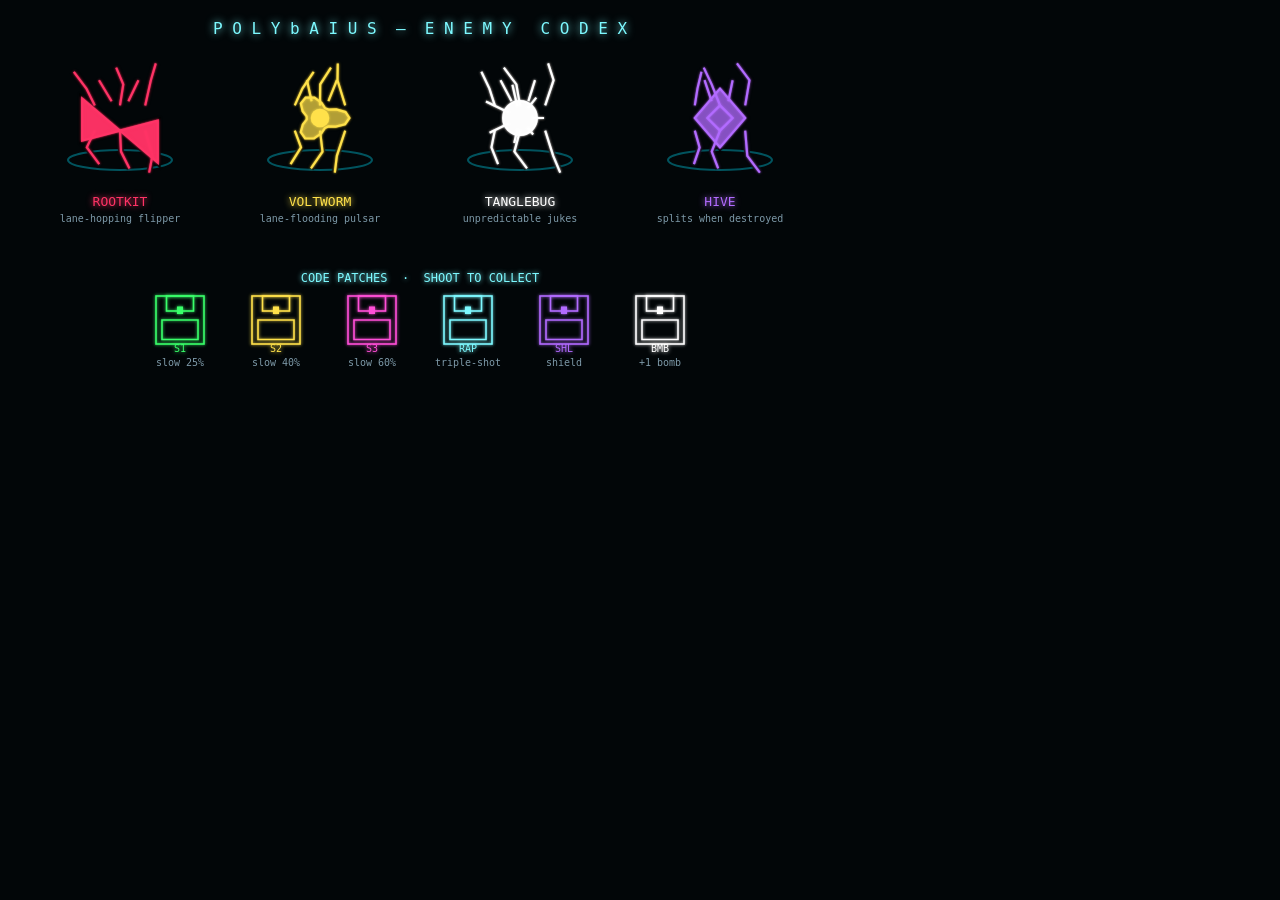
<file: samples/gallery.html>
<!DOCTYPE html>
<html lang="en">
<head><meta charset="utf-8"><title>PolybAIus enemy gallery</title>
<style>html,body{margin:0;background:#020608;}canvas{display:block;}</style>
</head>
<body>
<canvas id="cv" width="840" height="400"></canvas>
<script>
"use strict";
const cv=document.getElementById("cv"),ctx=cv.getContext("2d");
const BUGS=[
 ["rootkit","#ff3366","ROOTKIT"],["voltworm","#ffe14a","VOLTWORM"],
 ["tanglebug","#ffffff","TANGLEBUG"],["hive","#b26bff","HIVE"]];
const ROLES={rootkit:"lane-hopping flipper",voltworm:"lane-flooding pulsar",
 tanglebug:"unpredictable jukes",hive:"splits when destroyed"};
const PATCHES=[["S1","#39ff6a"],["S2","#ffe14a"],["S3","#ff4fd8"],["RAP","#7df9ff"],["SHL","#b26bff"],["BMB","#ffffff"]];

function drawBug(x,y,s,type,t,col){
  ctx.save();ctx.translate(x,y);ctx.scale(s,s);
  const paint=(c,fill,lw,blur)=>{
    ctx.strokeStyle=c; ctx.fillStyle=c; ctx.lineWidth=lw;
    ctx.shadowColor=c; ctx.shadowBlur=blur;
    ctx.beginPath();
    for(let i=0;i<6;i++){const side=i<3?-1:1,k=i%3,bx=(k-1)*6,by=side*3;
      ctx.moveTo(bx,by);ctx.lineTo(bx+Math.sin(t*9+i*2)*2,by+side*(4+k));
      ctx.lineTo(bx+Math.sin(t*9+i*2)*2+Math.sin(t*9+i)*3,by+side*(8+k));}
    ctx.stroke();
    if(type==="rootkit"){const f=Math.sin(t*6)*3;
      ctx.beginPath();
      ctx.moveTo(-9,-2+f);ctx.lineTo(0,3);ctx.lineTo(-9,8+f);ctx.closePath();
      ctx.moveTo(9,-2-f);ctx.lineTo(0,3);ctx.lineTo(9,8-f);ctx.closePath();
      if(fill){ctx.globalAlpha=.85;ctx.fill();ctx.globalAlpha=1;}
      ctx.stroke();}
    else if(type==="voltworm"){ctx.beginPath();
      for(let a=0;a<=Math.PI*2;a+=.3){const r=5+Math.sin(a*3+t*7)*2;
        a===0?ctx.moveTo(Math.cos(a)*r,Math.sin(a)*r*.8):ctx.lineTo(Math.cos(a)*r,Math.sin(a)*r*.8);}
      ctx.closePath();
      if(fill){ctx.globalAlpha=.45;ctx.fill();ctx.globalAlpha=1;}
      ctx.stroke();
      ctx.beginPath();ctx.arc(0,0,2.2,0,7);ctx.fill();}
    else if(type==="tanglebug"){ctx.beginPath();
      for(let i=0;i<7;i++){const a=i/7*Math.PI*2;ctx.moveTo(Math.cos(a)*3,Math.sin(a)*3);
        ctx.lineTo(Math.cos(a)*(7+Math.sin(t*9+i)*2),Math.sin(a)*(7+Math.sin(t*9+i)*2));}
      ctx.stroke();
      ctx.beginPath();ctx.arc(0,0,4,0,7);
      if(fill){ctx.globalAlpha=.9;ctx.fill();ctx.globalAlpha=1;}
      ctx.stroke();}
    else{ctx.beginPath();ctx.moveTo(0,-7);ctx.lineTo(6,0);ctx.lineTo(0,7);ctx.lineTo(-6,0);ctx.closePath();
      if(fill){ctx.globalAlpha=.5;ctx.fill();ctx.globalAlpha=1;}
      ctx.stroke();
      ctx.beginPath();ctx.moveTo(-3,0);ctx.lineTo(0,-3);ctx.lineTo(3,0);ctx.lineTo(0,3);ctx.closePath();ctx.stroke();}
    ctx.beginPath();ctx.moveTo(-2,-4);ctx.lineTo(-4+Math.sin(t*9),-9);
    ctx.moveTo(2,-4);ctx.lineTo(4+Math.sin(t*9+2),-9);ctx.stroke();
  };
  paint("rgba(0,0,0,.85)",false,5.5/s,7/s);
  paint(col,true,2.2/s,10/s);
  ctx.restore();
}
function drawDisk(x,y,s,type){
  const col=type[1];
  ctx.save();ctx.translate(x,y);ctx.scale(s,s);
  ctx.strokeStyle=col;ctx.fillStyle=col;ctx.lineWidth=1.6/s;
  ctx.shadowColor=col;ctx.shadowBlur=10/s;
  ctx.strokeRect(-8,-8,16,16);ctx.strokeRect(-4.5,-8,9,5);
  ctx.fillRect(-1,-4.5,2,2.5);
  ctx.beginPath();ctx.rect(-6,0,12,6.5);ctx.stroke();
  ctx.restore();
}

const T=1.2;
// title
ctx.fillStyle="#7df9ff";ctx.font="16px monospace";ctx.textAlign="center";
ctx.shadowColor="#7df9ff";ctx.shadowBlur=8;
ctx.fillText("P O L Y b A I U S  —  E N E M Y   C O D E X",420,34);
ctx.shadowBlur=0;ctx.textAlign="left";

// bug row
BUGS.forEach((b,i)=>{
  const x=120+i*200;
  ctx.strokeStyle="rgba(0,229,255,.35)";ctx.lineWidth=2;
  ctx.beginPath();ctx.ellipse(x,160,52,10,0,0,7);ctx.stroke();
  drawBug(x,118,4.2,b[0],T+b[0].length,b[1]);
  ctx.fillStyle=b[1];ctx.font="13px monospace";ctx.textAlign="center";
  ctx.shadowColor=b[1];ctx.shadowBlur=6;
  ctx.fillText(b[2],x,206);
  ctx.fillStyle="#7d99a8";ctx.font="10px monospace";ctx.shadowBlur=0;
  ctx.fillText(ROLES[b[0]],x,222);
  ctx.textAlign="left";
});

// patches section
ctx.fillStyle="#7df9ff";ctx.font="12px monospace";ctx.textAlign="center";
ctx.shadowColor="#7df9ff";ctx.shadowBlur=5;
ctx.fillText("CODE PATCHES  ·  SHOOT TO COLLECT",420,282);
ctx.shadowBlur=0;
PATCHES.forEach((p,i)=>{
  const x=180+i*96;
  drawDisk(x,320,3,p);
  ctx.fillStyle=p[1];ctx.font="10px monospace";ctx.textAlign="center";
  ctx.shadowColor=p[1];ctx.shadowBlur=4;
  ctx.fillText(p[0],x,352);
  ctx.fillStyle="#7d99a8";ctx.shadowBlur=0;
  const fx={S1:"slow 25%",S2:"slow 40%",S3:"slow 60%",RAP:"triple-shot",SHL:"shield",BMB:"+1 bomb"};
  ctx.fillText(fx[p[0]],x,366);
});
ctx.textAlign="left";
</script>
</body>
</html>
</file>
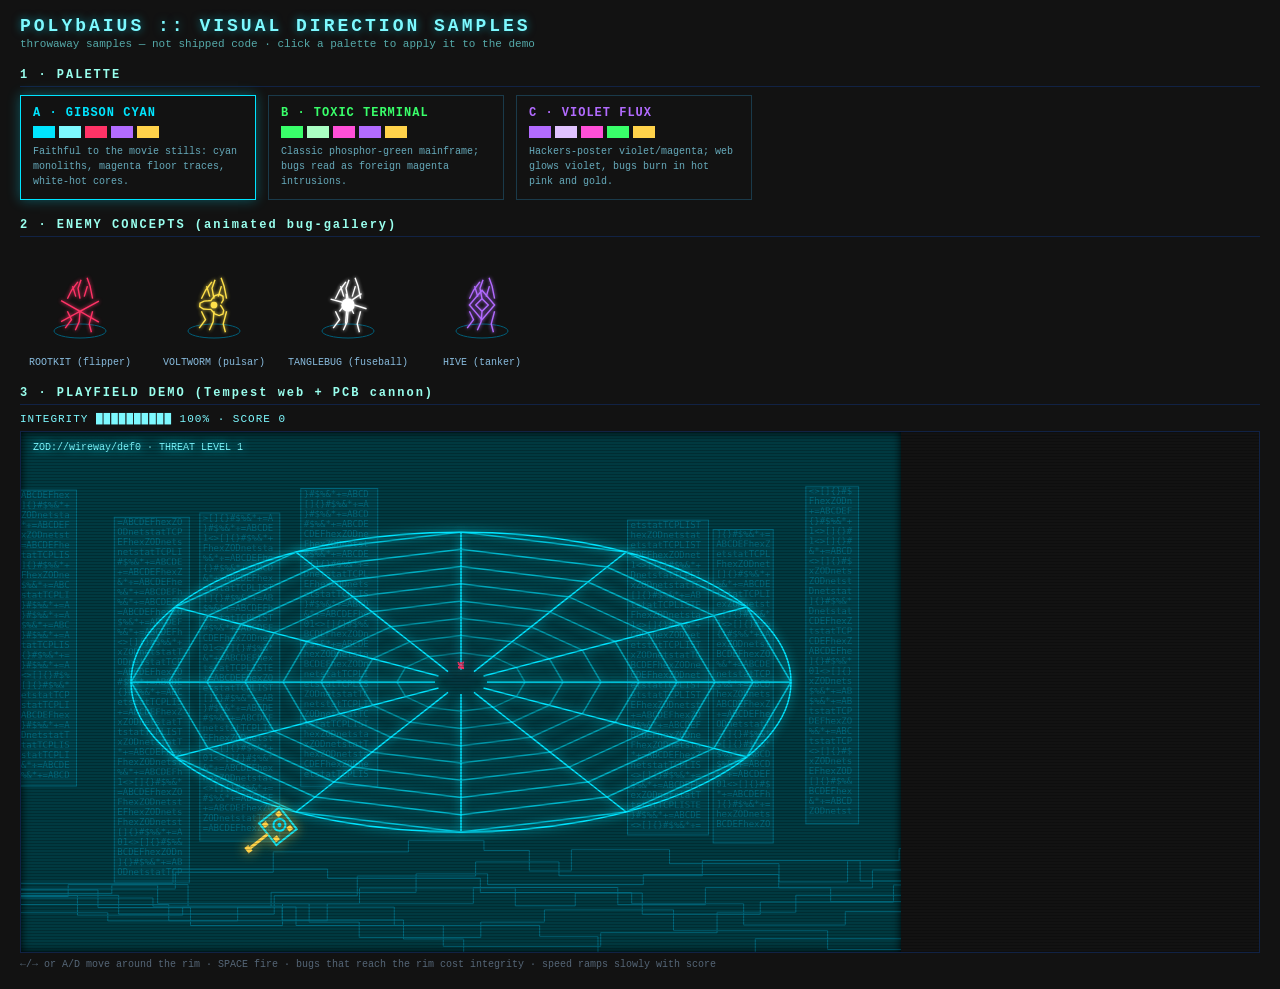
<file: samples/style-samples.html>
<!DOCTYPE html>
<html lang="en">
<head>
<meta charset="utf-8">
<title>PolybAIus — Visual Direction Samples</title>
<style>
  :root { color-scheme: dark; }
  html,body { margin:0; padding:0; background:transparent; color:#cfe; }
  body { font-family: "JetBrains Mono","Fira Code",monospace; padding:16px 20px; }
  h1 { font-size:18px; letter-spacing:3px; color:#7df9ff; text-shadow:0 0 8px #00e5ff88; margin:0 0 2px; }
  .sub { font-size:11px; color:#5aa; margin-bottom:14px; }
  h2 { font-size:12px; letter-spacing:2px; color:#9fe; margin:18px 0 8px; border-bottom:1px solid #124; padding-bottom:4px; }
  .row { display:flex; gap:12px; flex-wrap:wrap; }
  .panel { border:1px solid #1a3a4a; padding:10px 12px; cursor:pointer; width:210px; }
  .panel.sel { border-color:#00e5ff; box-shadow:0 0 12px #00e5ff55; }
  .panel h3 { margin:0 0 6px; font-size:12px; letter-spacing:1px; }
  .panel p { margin:0; font-size:10px; color:#6ab; line-height:1.5; }
  .sw { display:flex; gap:4px; margin:6px 0; }
  .sw i { width:22px; height:12px; display:block; }
  canvas { display:block; }
  .gal { display:flex; gap:14px; flex-wrap:wrap; }
  .gcell { text-align:center; }
  .gcell .gl { font-size:10px; color:#8bd; margin-top:2px; }
  #stage-wrap { position:relative; border:1px solid #124; }
  #scan { position:absolute; inset:0; pointer-events:none;
    background:repeating-linear-gradient(0deg, rgba(0,0,0,.22) 0 1px, transparent 1px 3px); }
  .hint { font-size:10px; color:#567; margin-top:6px; }
  .hudline { font-size:11px; color:#7df9ff; margin:8px 0 6px; letter-spacing:1px; }
</style>
</head>
<body>
<h1>POLYbAIUS :: VISUAL DIRECTION SAMPLES</h1>
<div class="sub">throwaway samples — not shipped code · click a palette to apply it to the demo</div>

<h2>1 · PALETTE</h2>
<div class="row" id="palettes"></div>

<h2>2 · ENEMY CONCEPTS (animated bug-gallery)</h2>
<div class="gal" id="gallery"></div>

<h2>3 · PLAYFIELD DEMO (Tempest web + PCB cannon)</h2>
<div class="hudline" id="hud">INTEGRITY ██████████ 100% · SCORE 0</div>
<div id="stage-wrap"><canvas id="stage" width="880" height="520"></canvas><div id="scan"></div></div>
<div class="hint">←/→ or A/D move around the rim · SPACE fire · bugs that reach the rim cost integrity · speed ramps slowly with score</div>

<script>
"use strict";
// ---------- palettes ----------
const PALETTES = [
 { name:"A · GIBSON CYAN", desc:"Faithful to the movie stills: cyan monoliths, magenta floor traces, white-hot cores.",
   web:"#00e5ff", webDim:"#005f7a", text:"#7df9ff", accent:"#00e5ff", pad:"#ffd24a",
   bug:{rootkit:"#ff3366", voltworm:"#ffe14a", tanglebug:"#ffffff", hive:"#b26bff"} },
 { name:"B · TOXIC TERMINAL", desc:"Classic phosphor-green mainframe; bugs read as foreign magenta intrusions.",
   web:"#39ff6a", webDim:"#0a5a2a", text:"#aaffc3", accent:"#39ff6a", pad:"#ffd24a",
   bug:{rootkit:"#ff4fd8", voltworm:"#ffe14a", tanglebug:"#ffffff", hive:"#b26bff"} },
 { name:"C · VIOLET FLUX", desc:"Hackers-poster violet/magenta; web glows violet, bugs burn in hot pink and gold.",
   web:"#b26bff", webDim:"#3d1a5c", text:"#e0c2ff", accent:"#ff4fd8", pad:"#ffd24a",
   bug:{rootkit:"#ff4fd8", voltworm:"#ffd24a", tanglebug:"#ffffff", hive:"#39ff6a"} },
];
let PAL = PALETTES[0];

// palette panels
const palRow = document.getElementById("palettes");
PALETTES.forEach((p,i)=>{
  const d=document.createElement("div"); d.className="panel"+(i===0?" sel":"");
  d.innerHTML=`<h3 style="color:${p.web}">${p.name}</h3>
    <div class="sw"><i style="background:${p.web}"></i><i style="background:${p.text}"></i>
    <i style="background:${p.bug.rootkit}"></i><i style="background:${p.bug.hive}"></i><i style="background:${p.pad}"></i></div>
    <p>${p.desc}</p>`;
  d.onclick=()=>{ PAL=p; document.querySelectorAll(".panel").forEach(x=>x.classList.remove("sel")); d.classList.add("sel"); };
  palRow.appendChild(d);
});

// ---------- bug drawing (shared) ----------
function drawBug(ctx,x,y,s,type,t,col){
  ctx.save(); ctx.translate(x,y); ctx.scale(s,s);
  ctx.strokeStyle=col; ctx.fillStyle=col; ctx.lineWidth=1.4/s;
  ctx.shadowColor=col; ctx.shadowBlur=8/s;
  const wig=(ph,amp)=>Math.sin(t*9+ph)*amp;
  ctx.beginPath();
  for(let i=0;i<6;i++){ // six wiggling legs
    const side=i<3?-1:1, k=i%3;
    const bx=(k-1)*6, by=side*3;
    ctx.moveTo(bx,by);
    ctx.lineTo(bx+wig(i*2,2), by+side*(4+k));
    ctx.lineTo(bx+wig(i*2,2)+wig(i,3), by+side*(8+k));
  }
  ctx.stroke();
  if(type==="rootkit"){ // chevron pair
    const f=Math.sin(t*6)*3;
    ctx.beginPath(); ctx.moveTo(-9,-2+f); ctx.lineTo(0,3); ctx.lineTo(-9,8+f);
    ctx.moveTo(9,-2-f); ctx.lineTo(0,3); ctx.lineTo(9,8-f); ctx.stroke();
  } else if(type==="voltworm"){ // segmented wave
    ctx.beginPath();
    for(let a=0;a<=Math.PI*2;a+=.3){ const r=5+Math.sin(a*3+t*7)*2;
      const px=Math.cos(a)*r, py=Math.sin(a)*r*.8; a===0?ctx.moveTo(px,py):ctx.lineTo(px,py);}
    ctx.stroke();
    ctx.beginPath(); ctx.arc(0,0,1.6,0,7); ctx.fill();
  } else if(type==="tanglebug"){ // white core + tendrils
    ctx.beginPath(); ctx.arc(0,0,3.2,0,7); ctx.fill();
    for(let i=0;i<7;i++){ const a=i/7*Math.PI*2;
      ctx.beginPath(); ctx.moveTo(Math.cos(a)*3,Math.sin(a)*3);
      ctx.lineTo(Math.cos(a+wig(i,0.2))*(7+wig(i*3,2)), Math.sin(a+wig(i,0.2))*(7+wig(i*3,2))); ctx.stroke(); }
  } else { // hive: rhombus w/ inner cells
    ctx.beginPath(); ctx.moveTo(0,-7); ctx.lineTo(6,0); ctx.lineTo(0,7); ctx.lineTo(-6,0); ctx.closePath(); ctx.stroke();
    ctx.beginPath(); ctx.moveTo(-3,0); ctx.lineTo(0,-3); ctx.lineTo(3,0); ctx.lineTo(0,3); ctx.closePath(); ctx.stroke();
  }
  // antennae
  ctx.beginPath(); ctx.moveTo(-2,-4); ctx.lineTo(-4+wig(1,1),-9); ctx.moveTo(2,-4); ctx.lineTo(4+wig(2,1),-9); ctx.stroke();
  ctx.restore();
}
const TYPES=["rootkit","voltworm","tanglebug","hive"];
const TYPELABEL={rootkit:"ROOTKIT (flipper)",voltworm:"VOLTWORM (pulsar)",tanglebug:"TANGLEBUG (fuseball)",hive:"HIVE (tanker)"};

// gallery
const gal=document.getElementById("gallery");
TYPES.forEach(tp=>{
  const c=document.createElement("canvas"); c.width=120; c.height=110;
  const cell=document.createElement("div"); cell.className="gcell";
  cell.appendChild(c);
  const l=document.createElement("div"); l.className="gl"; l.textContent=TYPELABEL[tp]; cell.appendChild(l);
  gal.appendChild(cell);
  const g=c.getContext("2d");
  (function loop(){ g.clearRect(0,0,120,110);
    // mini pad under bug
    g.strokeStyle=PAL.webDim; g.beginPath(); g.ellipse(60,86,26,7,0,0,7); g.stroke();
    drawBug(g,60,60,2.1,tp,performance.now()/1000,PAL.bug[tp]);
    requestAnimationFrame(loop); })();
});

// ---------- playable demo ----------
const cv=document.getElementById("stage"), ctx=cv.getContext("2d");
const W=cv.width,H=cv.height,CX=W/2,CY=H/2-10;
const N=12;                       // lanes (closed loop)
const RIM={rx:330,ry:150}, FAR={rx:26,ry:12};
let pPos=4;                       // player rim position (float, lane units)
const keys={};
addEventListener("keydown",e=>{ keys[e.code]=true; if(["Space","ArrowLeft","ArrowRight"].includes(e.code)) e.preventDefault(); });
addEventListener("keyup",e=>keys[e.code]=false);

let bugs=[], shots=[], score=0, integrity=100, spawnT=1.2, flash=0, zapGlow=0;

function lanePoint(i,t){ // t: 0 = far end, 1 = rim
  const a=i/N*Math.PI*2;
  const fx=CX+Math.cos(a)*FAR.rx, fy=CY+Math.sin(a)*FAR.ry;
  const rx=CX+Math.cos(a)*RIM.rx, ry=CY+Math.sin(a)*RIM.ry;
  return [fx+(rx-fx)*t, fy+(ry-fy)*t];
}
function spawn(){
  const lane=Math.floor(Math.random()*N);
  bugs.push({lane, t:0, type:TYPES[Math.floor(Math.random()* (score>800?4:2))], ph:Math.random()*7, hopT:2+Math.random()*4});
}
function drawPCBCannon(x,y,a){ // PCB-layout part cannon, oriented outward at angle a
  ctx.save(); ctx.translate(x,y); ctx.rotate(a); ctx.translate(18,0); // sit outside rim, face inward
  const A=PAL.pad, AC=PAL.accent;
  ctx.shadowColor=A; ctx.shadowBlur=12; ctx.lineWidth=2;
  // silkscreen body
  ctx.strokeStyle=AC; ctx.strokeRect(-8,-14,26,28);
  // solder pads
  ctx.fillStyle=A;
  [[-3,-9],[-3,9],[14,-9],[14,9]].forEach(p=>{ ctx.beginPath(); ctx.rect(p[0]-2.5,p[1]-2.5,5,5); ctx.fill(); });
  // via ring
  ctx.beginPath(); ctx.arc(3,0,6,0,7); ctx.stroke();
  ctx.beginPath(); ctx.arc(3,0,2,0,7); ctx.fillStyle=AC; ctx.fill();
  // barrel = copper trace with terminal pad
  ctx.strokeStyle=A; ctx.lineWidth=3;
  ctx.beginPath(); ctx.moveTo(18,0); ctx.lineTo(40,0); ctx.stroke();
  ctx.fillStyle=A; ctx.fillRect(40,-3.5,5,7);
  ctx.restore();
}
function hud(){
  const blocks=Math.max(0,Math.round(integrity/10));
  document.getElementById("hud").textContent=
    `INTEGRITY ${"█".repeat(blocks)}${"░".repeat(10-blocks)} ${Math.max(0,Math.round(integrity))}% · SCORE ${score}`;
}

// static background: monolith towers of glyphs + PCB floor traces
const bg=document.createElement("canvas"); bg.width=W; bg.height=H;
(function(){
  const b=bg.getContext("2d");
  b.fillStyle="#000"; b.fillRect(0,0,W,H);
  b.font="9px monospace";
  const glyphs="01<>[]{}#$%&*+=ABCDEFhexZODnetstatTCPLISTEN";
  for(let side=-1;side<=1;side+=2){
    for(let tw=0; tw<7; tw++){
      const x=CX+side*(150+tw*95+Math.random()*20), w=52+Math.random()*30;
      const y0=40+Math.random()*60, h=H*.55+Math.random()*120;
      b.fillStyle=PAL.webDim+"33"; b.fillRect(x,y0,w,h); // uses PAL at init only; repainted on palette switch
      b.fillStyle=PAL.webDim;
      for(let yy=y0+8; yy<y0+h-6; yy+=10)
        b.fillText(glyphs.substr(Math.floor(Math.random()*30),Math.floor(w/6)), x+3, yy);
      b.strokeStyle=PAL.webDim; b.strokeRect(x,y0,w,h);
    }
  }
  // floor pcb traces
  for(let i=0;i<10;i++){
    let y=H*.86+Math.random()*40; b.strokeStyle=PAL.webDim; b.beginPath(); b.moveTo(0,y);
    let x=0; while(x<W){ const nx=x+40+Math.random()*120; b.lineTo(nx,y); const ny=y+(Math.random()<.5?-1:1)*(8+Math.random()*14); b.lineTo(nx,ny); y=ny; x=nx; }
    b.stroke();
  }
})();

let last=performance.now();
function loop(now){
  const dt=Math.min(.05,(now-last)/1000); last=now; const t=now/1000;
  // input
  if(keys.ArrowLeft||keys.KeyA) pPos-=dt*6;
  if(keys.ArrowRight||keys.KeyD) pPos+=dt*6;
  pPos=(pPos%N+N)%N;
  if(keys.Space){ shots.push({lane:Math.round(pPos), t:1}); keys.Space=false; }

  // difficulty ramp: slow, score-driven
  const speed=.10+Math.min(.22, score/9000);
  spawnT-=dt; if(spawnT<=0){ spawn(); spawnT=Math.max(.45, 1.6-score/2500); }

  // update
  bugs.forEach(b=>{
    b.t+=dt*speed*(b.type==="hive"?.7:1);
    b.hopT-=dt; if(b.hopT<=0 && (b.type==="rootkit"||b.type==="voltworm")){ b.lane=(b.lane+(Math.random()<.5?1:N-1))%N; b.hopT=2+Math.random()*3; }
    if(b.t>=1){ b.t=0; integrity-=b.type==="hive"?20:10; flash=1; b.lane=Math.floor(Math.random()*N); }
  });
  shots.forEach(s=>s.t-=dt*2.2);
  shots=shots.filter(s=>s.t>-.05);
  // collisions
  shots=shots.filter(s=>{
    const hit=bugs.findIndex(b=>b.lane===s.lane && Math.abs(b.t-s.t)<.05 && s.t>0);
    if(hit>=0){ score+=100; bugs.splice(hit,1); zapGlow=1; return false; } return true;
  });
  bugs=bugs.filter(b=>b.t!==0||true);
  flash=Math.max(0,flash-dt*3); zapGlow=Math.max(0,zapGlow-dt*4);

  // render
  ctx.fillStyle="#000"; ctx.fillRect(0,0,W,H);
  ctx.globalAlpha=.5; ctx.drawImage(bg,0,0); ctx.globalAlpha=1;
  ctx.fillStyle=PAL.text; ctx.font="10px monospace";
  ctx.fillText("ZOD://wireway/def0 · THREAT LEVEL "+(1+Math.floor(score/1000)), 12, 18);

  const WC=flash>0? "#ff2244" : PAL.web;
  ctx.strokeStyle=WC; ctx.shadowColor=WC; ctx.shadowBlur=10; ctx.lineWidth=1.5;
  // lane paths + cross segments
  for(let i=0;i<N;i++){
    ctx.beginPath();
    for(let k=0;k<=8;k++){ const p=lanePoint(i,k/8); k===0?ctx.moveTo(p[0],p[1]):ctx.lineTo(p[0],p[1]); }
    ctx.stroke();
    const a2=(i+1)/N*Math.PI*2;
    for(let k=1;k<=8;k++){ const tt=k/8;
      const p1=lanePoint(i,tt), p2=lanePoint(i+1,tt);
      ctx.globalAlpha=.35+tt*.4; ctx.beginPath(); ctx.moveTo(p1[0],p1[1]); ctx.lineTo(p2[0],p2[1]); ctx.stroke();
    }
    ctx.globalAlpha=1;
  }
  // rim
  ctx.beginPath(); ctx.ellipse(CX,CY,RIM.rx,RIM.ry,0,0,7); ctx.stroke();
  // shots
  const SC=PAL.pad;
  shots.forEach(s=>{ if(s.t<=0) return; const p=lanePoint(s.lane,s.t);
    ctx.strokeStyle=SC; ctx.shadowColor=SC; ctx.lineWidth=2.5;
    const p2=lanePoint(s.lane,Math.min(1,s.t+.06));
    ctx.beginPath(); ctx.moveTo(p[0],p[1]); ctx.lineTo(p2[0],p2[1]); ctx.stroke(); });
  // bugs
  bugs.forEach(b=>{ const p=lanePoint(b.lane,b.t);
    const sc=.25+b.t*1.15;
    if(b.type==="voltworm"){ // lane electrification pulse
      if(Math.sin(t*4+b.ph)>.6){ ctx.strokeStyle=PAL.bug.voltworm; ctx.globalAlpha=.5;
        ctx.beginPath(); for(let k=0;k<=8;k++){ const q=lanePoint(b.lane,k/8); k===0?ctx.moveTo(q[0],q[1]):ctx.lineTo(q[0],q[1]); } ctx.stroke(); ctx.globalAlpha=1; } }
    drawBug(ctx,p[0],p[1],sc,b.type,t+b.ph,PAL.bug[b.type]);
  });
  // player cannon
  const pi=Math.round(pPos), pp=lanePoint(pi,1), pn=lanePoint(pi,0);
  const ang=Math.atan2(pp[1]-pn[1], pp[0]-pn[0]);
  drawPCBCannon(pp[0],pp[1],ang);
  if(zapGlow>0){ ctx.globalAlpha=zapGlow*.4; ctx.fillStyle=PAL.accent; ctx.fillRect(0,0,W,H); ctx.globalAlpha=1; }
  if(integrity<=0){ ctx.fillStyle=PAL.text; ctx.font="22px monospace"; ctx.fillText("ZOD BREACHED — reload to retry", CX-170, CY); }
  hud();
  requestAnimationFrame(loop);
}
requestAnimationFrame(loop);
</script>
</body>
</html>
</file>
<file: src/css/game.css>
:root { color-scheme: dark; }
html,body { margin:0; padding:0; background:#000; color:#cfe; height:100%; overflow:hidden; }
body { font-family:"JetBrains Mono","Fira Code",monospace; padding:14px 18px; box-sizing:border-box;
  display:flex; flex-direction:column; min-height:100%; }
h1 { font-size:17px; letter-spacing:3px; color:#7df9ff; text-shadow:0 0 8px #00e5ff88; margin:0 0 2px; flex:0 0 auto; }
.sub { font-size:11px; color:#5aa; margin-bottom:12px; flex:0 0 auto; }
.pal { display:inline-block; border:1px solid #1a3a4a; padding:4px 10px; margin:0 6px 6px 0; cursor:pointer; font-size:10px; }
.pal.sel { border-color:currentColor; box-shadow:0 0 10px currentColor; }
#pals { flex:0 0 auto; }
#hud { font-size:11px; color:#7df9ff; margin:8px 0 6px; letter-spacing:1px; white-space:pre; flex:0 0 auto; }
/* wrap is the letterbox stage: remaining viewport after chrome, canvas centered inside */
#wrap { flex:1 1 auto; min-height:0; width:100%; display:flex; align-items:center; justify-content:center; }
#board { position:relative; border:1px solid #124; cursor:none; line-height:0; flex:0 0 auto; }
#cv { display:block; }
#scan { position:absolute; inset:0; pointer-events:none;
  background:repeating-linear-gradient(0deg, rgba(0,0,0,.22) 0 1px, transparent 1px 3px); }
.hint { font-size:10px; color:#8fb3bf; margin-top:6px; flex:0 0 auto; }
</file>
